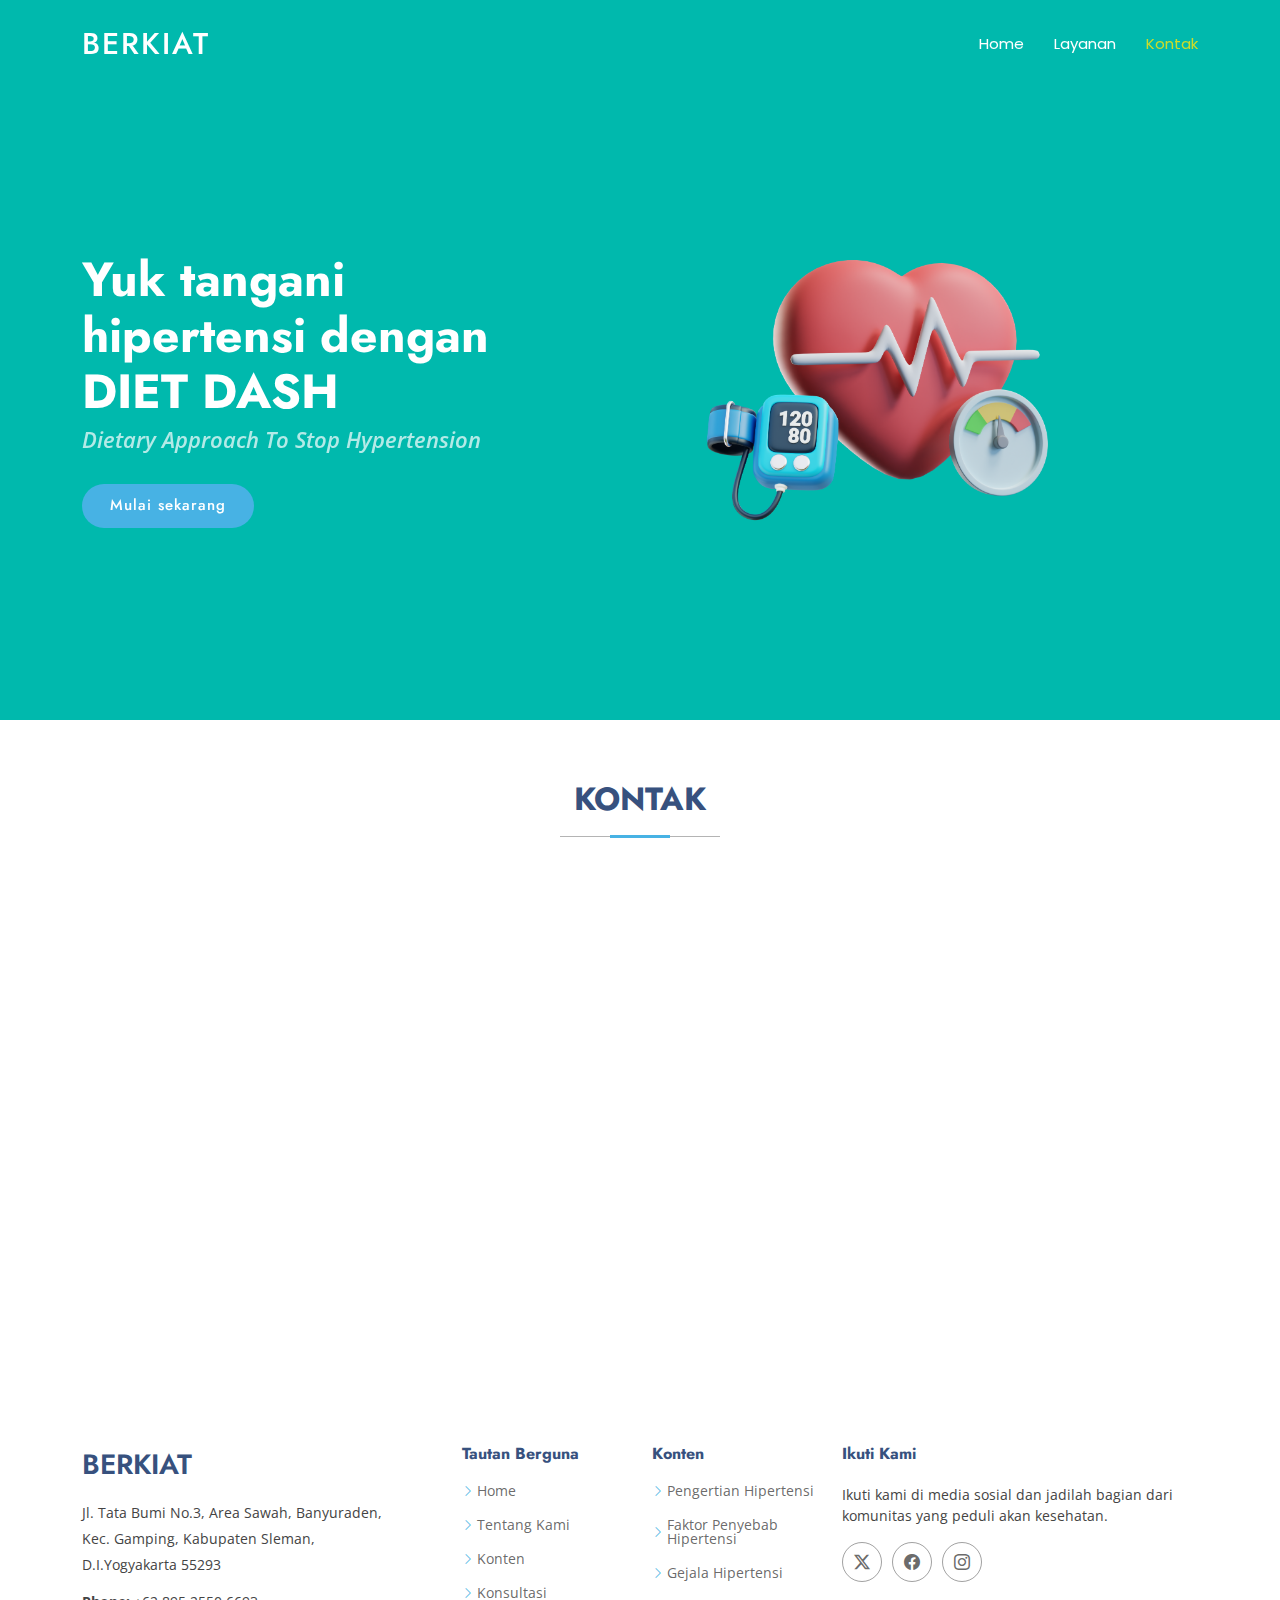
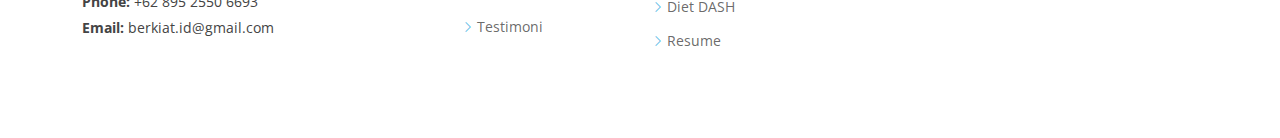
<file: contact.html>
<!DOCTYPE html>
<html lang="en">

<head>
  <meta charset="utf-8">
  <meta content="width=device-width, initial-scale=1.0" name="viewport">
  <title>BERKIAT</title>
  <meta content="" name="description">
  <meta content="" name="keywords">

  <!-- Favicons -->
  <link href="assets/img/favicon.png" rel="icon">
  <link href="assets/img/apple-touch-icon.png" rel="apple-touch-icon">

  <!-- Fonts -->
  <link href="https://fonts.googleapis.com" rel="preconnect">
  <link href="https://fonts.gstatic.com" rel="preconnect" crossorigin>
  <link
    href="https://fonts.googleapis.com/css2?family=Open+Sans:ital,wght@0,300;0,400;0,500;0,600;0,700;0,800;1,300;1,400;1,500;1,600;1,700;1,800&family=Poppins:ital,wght@0,100;0,200;0,300;0,400;0,500;0,600;0,700;0,800;0,900;1,100;1,200;1,300;1,400;1,500;1,600;1,700;1,800;1,900&family=Jost:ital,wght@0,100;0,200;0,300;0,400;0,500;0,600;0,700;0,800;0,900;1,100;1,200;1,300;1,400;1,500;1,600;1,700;1,800;1,900&display=swap"
    rel="stylesheet">

  <!-- Vendor CSS Files -->
  <link href="assets/vendor/bootstrap/css/bootstrap.min.css" rel="stylesheet">
  <link href="assets/vendor/bootstrap-icons/bootstrap-icons.css" rel="stylesheet">
  <link href="assets/vendor/aos/aos.css" rel="stylesheet">
  <link href="assets/vendor/glightbox/css/glightbox.min.css" rel="stylesheet">
  <link href="assets/vendor/swiper/swiper-bundle.min.css" rel="stylesheet">

  <!-- Main CSS File -->
  <link href="assets/css/main.css" rel="stylesheet">
  <link href="assets/vendor/animate/animate.min.css" rel="stylesheet">

  <!-- =======================================================
  * Template Name: Arsha
  * Template URL: https://bootstrapmade.com/arsha-free-bootstrap-html-template-corporate/
  * Updated: Jun 14 2024 with Bootstrap v5.3.3
  * Author: BootstrapMade.com
  * License: https://bootstrapmade.com/license/
  ======================================================== -->

</head>

<body class="index-page">

  <header id="header" class="header d-flex align-items-center fixed-top">
    <div class="container-fluid container-xl position-relative d-flex align-items-center">

      <a href="index.html" class="logo d-flex align-items-center me-auto">
        <!-- Uncomment the line below if you also wish to use an image logo -->
        <!-- <img src="assets/img/logo.png" alt=""> -->
        <h1 class="sitename">BERKIAT</h1>
      </a>

      <nav id="navmenu" class="navmenu">
        <ul>
          <li><a href="index.html">Home</a></li>
          <li><a href="service.html" >Layanan</a></li>
          <li><a href="contact.html" class="active">Kontak</a></li>
          <!-- <li><a href="#call-to-action">Konsultasi</a></li> -->
          <!-- <li><a href="#testimonials">Testimoni</a></li>
          <li><a href="#contact">Kontak</a></li> -->
        </ul>
        <i class="mobile-nav-toggle d-xl-none bi bi-list"></i>
      </nav>

      <!-- <a class="btn-getstarted" href="#about">Get Started</a> -->

    </div>
  </header>

  <main class="main">

    <!-- Hero Section -->
    <section id="hero" class="hero section">

      <div class="container">
        <div class="row gy-4">
          <div class="col-lg-5 order-2 order-lg-1 d-flex flex-column justify-content-center" data-aos="zoom-out">
            <h1>Yuk tangani hipertensi dengan
              DIET DASH</h1>
            <p style="font-style: italic;">Dietary Approach To Stop Hypertension</p>
            <div class="d-flex">
              <a href="#about" class="btn-get-started">Mulai sekarang</a>
              <!-- <a href="https://www.youtube.com/watch?v=LXb3EKWsInQ"
                class="glightbox btn-watch-video d-flex align-items-center"><i class="bi bi-play-circle"></i><span>Watch
                  Video</span></a> -->
            </div>
          </div>
          <div class="col-lg-7 order-1 order-lg-2 hero-img" data-aos="zoom-out" data-aos-delay="200">
            <img src="assets/img/img_hipertensi.png" class="img-fluid animated" alt="">
          </div>
        </div>
      </div>

    </section><!-- /Hero Section -->

        <!-- Contact Section -->
        <section id="contact" class="contact section">

            <!-- Section Title -->
            <div class="container section-title" data-aos="fade-up">
              <h2>Kontak</h2>
            </div><!-- End Section Title -->
      
            <div class="container" data-aos="fade-up" data-aos-delay="100">
      
              <div class="row gy-4">
      
                <div class="col-lg-6">
      
                  <div class="row gy-4">
                    <div class="col-md-6">
                      <div class="info-item" data-aos="fade" data-aos-delay="200">
                        <i class="bi bi-geo-alt"></i>
                        <h3>Alamat</h3>
                        <p>Jl. Tata Bumi No.3, Area Sawah, Banyuraden, Kec. Gamping, Kabupaten Sleman, D.I.Yogyakarta 55293</p>
                      </div>
                    </div><!-- End Info Item -->
      
                    <div class="col-md-6">
                      <div class="info-item" data-aos="fade" data-aos-delay="300">
                        <i class="bi bi-telephone"></i>
                        <h3>Hubungi</h3>
                        <p style="color: #37517e; font-weight: bold;">Hasna</p>
                        <p>+62 895 2550 6693</p>
                        <p style="color: #37517e; font-weight: bold;">Devi</p>
                        <p>+62 895 2550 6693</p>
                      </div>
                    </div><!-- End Info Item -->
      
                    <div class="col-md-6">
                      <div class="info-item" data-aos="fade" data-aos-delay="400">
                        <i class="bi bi-envelope"></i>
                        <h3>Email</h3>
                        <p>info@example.com</p>
                        <p>contact@example.com</p>
                      </div>
                    </div><!-- End Info Item -->
      
                    <div class="col-md-6">
                      <div class="info-item" data-aos="fade" data-aos-delay="500">
                        <i class="bi bi-clock"></i>
                        <h3>Jam Buka</h3>
                        <p>Monday - Friday</p>
                        <p>9:00AM - 05:00PM</p>
                      </div>
                    </div><!-- End Info Item -->
      
                  </div>
      
                </div>
      
                <div class="col-lg-6">
                  <form action="" method="post" class="php-email-form" data-aos="fade-up" data-aos-delay="200">
                    <div class="row gy-4">
      
                      <div class="col-md-6">
                        <input type="text" name="name" class="form-control" placeholder="Nama" required="">
                      </div>
      
                      <div class="col-md-6 ">
                        <input type="email" class="form-control" name="email" placeholder="Email" required="">
                      </div>
      
                      <div class="col-12">
                        <input type="text" class="form-control" name="subject" placeholder="Subjek" required="">
                      </div>
      
                      <div class="col-12">
                        <textarea class="form-control" name="message" rows="6" placeholder="Pesan" required=""></textarea>
                      </div>
      
                      <div class="col-12 text-center">
                        <div class="loading">Loading</div>
                        <div class="error-message"></div>
                        <div class="sent-message">Pesanmu berhasil dikirim. Terimakasih!</div>
      
                        <button type="submit">Kirim Pesan</button>
                      </div>
      
                    </div>
                  </form>
                </div><!-- End Contact Form -->
      
              </div>
      
            </div>
      
          </section><!-- /Contact Section -->
      
  </main>

  <footer id="footer" class="footer">
    <div class="container footer-top">
      <div class="row gy-4">
        <div class="col-lg-4 col-md-6 footer-about">
          <a href="index.html" class="d-flex align-items-center">
            <span class="sitename">BERKIAT</span>
          </a>
          <div class="footer-contact pt-3">
            <p>Jl. Tata Bumi No.3, Area Sawah, Banyuraden,</p>
            <p>Kec. Gamping, Kabupaten Sleman,</p>
            <p>D.I.Yogyakarta 55293
            </p>
            <p class="mt-3"><strong>Phone:</strong> <span>+62 895 2550 6693</span></p>
            <p><strong>Email:</strong> <span>berkiat.id@gmail.com</span></p>
          </div>
        </div>

        <div class="col-lg-2 col-md-3 footer-links">
          <h4>Tautan Berguna</h4>
          <ul>
            <li><i class="bi bi-chevron-right"></i> <a href="#hero">Home</a></li>
            <li><i class="bi bi-chevron-right"></i> <a href="#about">Tentang Kami</a></li>
            <li><i class="bi bi-chevron-right"></i> <a href="#services">Konten</a></li>
            <li><i class="bi bi-chevron-right"></i> <a href="#call-to-action">Konsultasi</a></li>
            <li><i class="bi bi-chevron-right"></i> <a href="#testimonials">Testimoni</a></li>
          </ul>
        </div>

        <div class="col-lg-2 col-md-3 footer-links">
          <h4>Konten</h4>
          <ul>
            <li><i class="bi bi-chevron-right"></i> <a href="pengertian-hipertensi.html">Pengertian Hipertensi</a></li>
            <li><i class="bi bi-chevron-right"></i> <a href="penyebab.html">Faktor Penyebab Hipertensi</a></li>
            <li><i class="bi bi-chevron-right"></i> <a href="gejala.html">Gejala Hipertensi</a></li>
            <li><i class="bi bi-chevron-right"></i> <a href="diet-dash.html">Diet DASH</a></li>
            <li><i class="bi bi-chevron-right"></i> <a href="resume.html">Resume</a></li>
          </ul>
        </div>

        <div class="col-lg-4 col-md-12">
          <h4>Ikuti Kami</h4>
          <p>Ikuti kami di media sosial dan jadilah bagian dari komunitas yang peduli akan kesehatan.</p>
          <div class="social-links d-flex">
            <a href=""><i class="bi bi-twitter-x"></i></a>
            <a href=""><i class="bi bi-facebook"></i></a>
            <a href="https://www.instagram.com/berkiat_?igsh=MXVwYmV2MW1pYmU2dA=="><i class="bi bi-instagram"></i></a>
             
          </div>
        </div>

      </div>
    </div>


  </footer>

  <!-- Scroll Top -->
  <a href="#" id="scroll-top" class="scroll-top d-flex align-items-center justify-content-center"><i
      class="bi bi-arrow-up-short"></i></a>

  <!-- Preloader -->
  <div id="preloader"></div>

  <!-- Vendor JS Files -->
  <script src="assets/vendor/bootstrap/js/bootstrap.bundle.min.js"></script>
  <script src="assets/vendor/php-email-form/validate.js"></script>
  <script src="assets/vendor/aos/aos.js"></script>
  <script src="assets/vendor/glightbox/js/glightbox.min.js"></script>
  <script src="assets/vendor/swiper/swiper-bundle.min.js"></script>
  <script src="assets/vendor/waypoints/noframework.waypoints.js"></script>
  <script src="assets/vendor/imagesloaded/imagesloaded.pkgd.min.js"></script>
  <script src="assets/vendor/isotope-layout/isotope.pkgd.min.js"></script>

  <!-- Main JS File -->
  <script src="assets/js/main.js"></script>

</body>

</html>
</file>
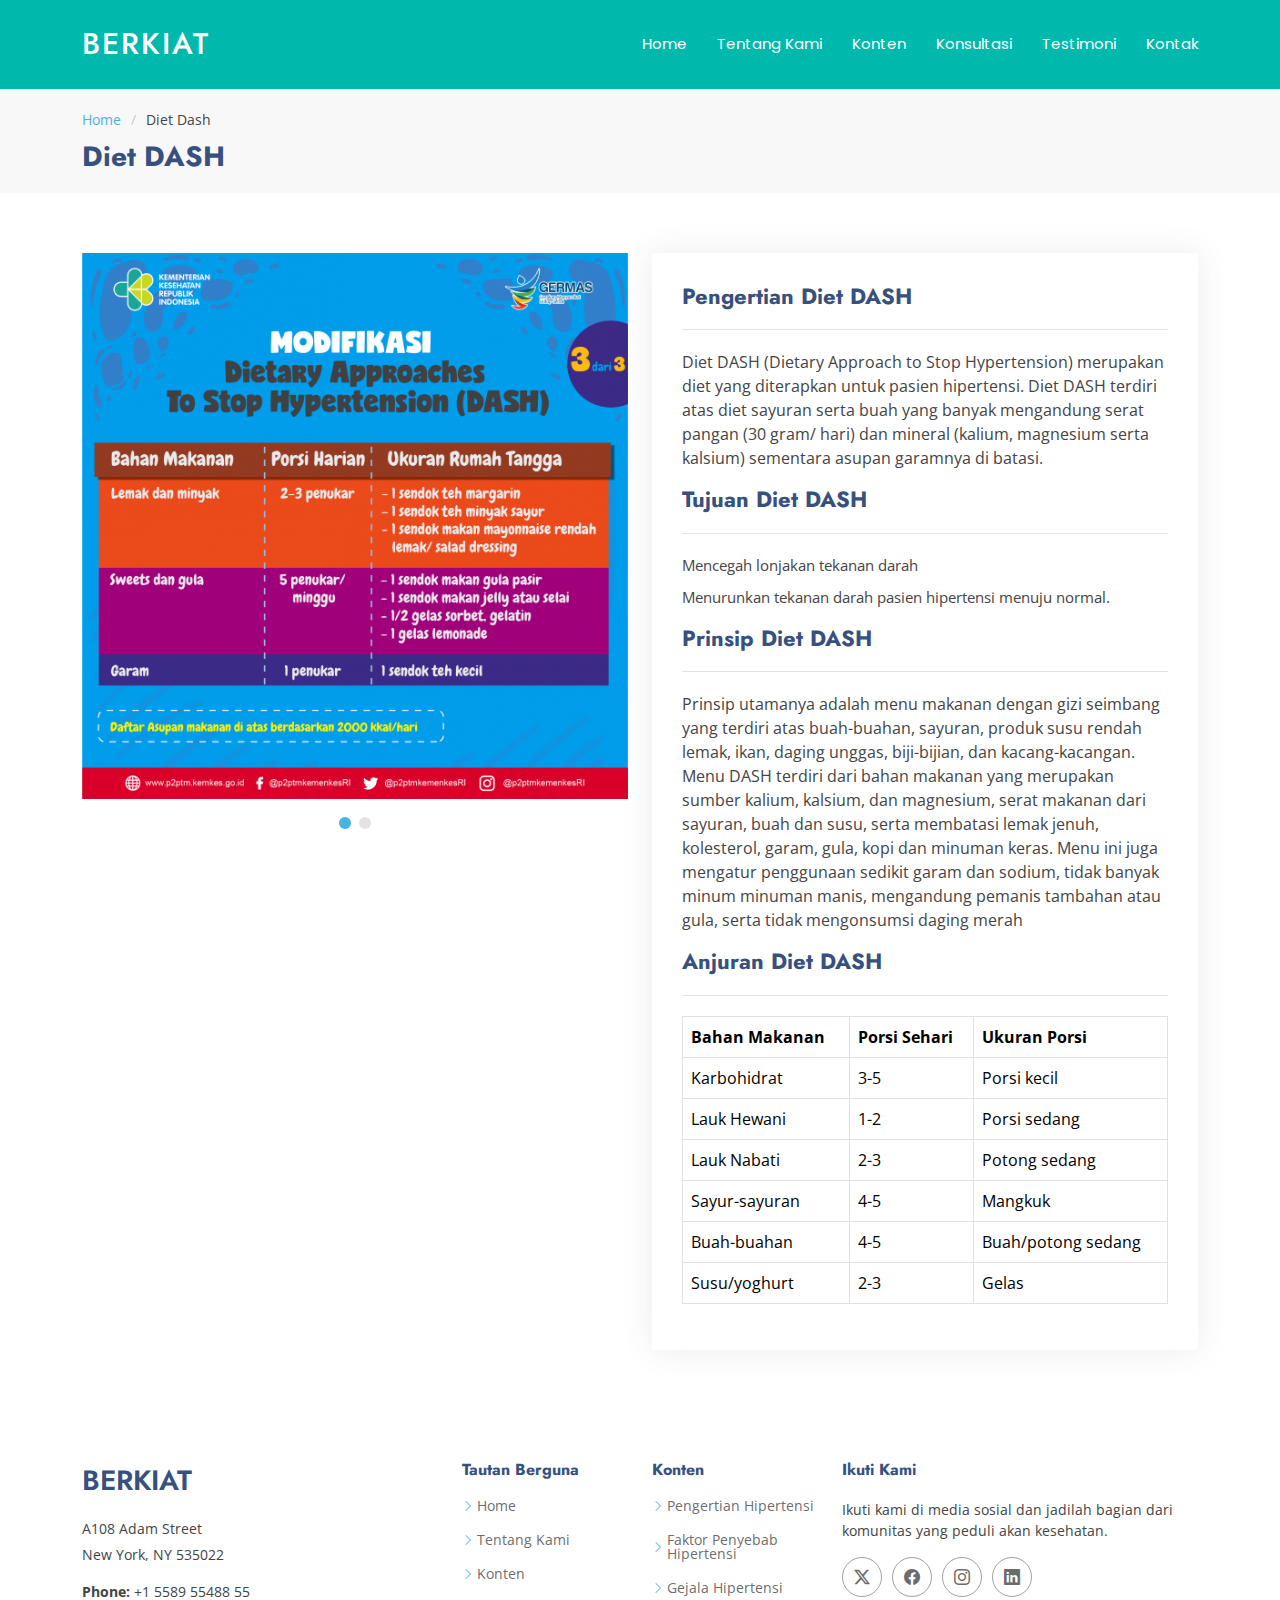
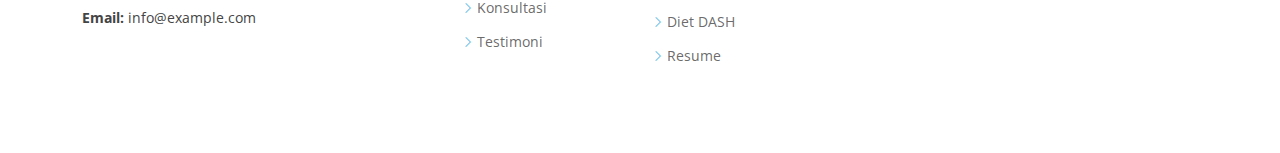
<file: diet-dash.html>
<!DOCTYPE html>
<html lang="en">

<head>
  <meta charset="utf-8">
  <meta content="width=device-width, initial-scale=1.0" name="viewport">
  <title>Diet DASH - BERKIAT</title>
  <meta content="" name="description">
  <meta content="" name="keywords">

  <!-- Favicons -->
  <link href="assets/img/favicon.png" rel="icon">
  <link href="assets/img/apple-touch-icon.png" rel="apple-touch-icon">

  <!-- Fonts -->
  <link href="https://fonts.googleapis.com" rel="preconnect">
  <link href="https://fonts.gstatic.com" rel="preconnect" crossorigin>
  <link
    href="https://fonts.googleapis.com/css2?family=Open+Sans:ital,wght@0,300;0,400;0,500;0,600;0,700;0,800;1,300;1,400;1,500;1,600;1,700;1,800&family=Poppins:ital,wght@0,100;0,200;0,300;0,400;0,500;0,600;0,700;0,800;0,900;1,100;1,200;1,300;1,400;1,500;1,600;1,700;1,800;1,900&family=Jost:ital,wght@0,100;0,200;0,300;0,400;0,500;0,600;0,700;0,800;0,900;1,100;1,200;1,300;1,400;1,500;1,600;1,700;1,800;1,900&display=swap"
    rel="stylesheet">

  <!-- Vendor CSS Files -->
  <link href="assets/vendor/bootstrap/css/bootstrap.min.css" rel="stylesheet">
  <link href="assets/vendor/bootstrap-icons/bootstrap-icons.css" rel="stylesheet">
  <link href="assets/vendor/aos/aos.css" rel="stylesheet">
  <link href="assets/vendor/glightbox/css/glightbox.min.css" rel="stylesheet">
  <link href="assets/vendor/swiper/swiper-bundle.min.css" rel="stylesheet">

  <!-- Main CSS File -->
  <link href="assets/css/main.css" rel="stylesheet">

  <!-- =======================================================
  * Template Name: Arsha
  * Template URL: https://bootstrapmade.com/arsha-free-bootstrap-html-template-corporate/
  * Updated: Jun 14 2024 with Bootstrap v5.3.3
  * Author: BootstrapMade.com
  * License: https://bootstrapmade.com/license/
  ======================================================== -->
</head>

<body class="portfolio-details-page">

  <header id="header" class="header d-flex align-items-center sticky-top">
    <div class="container-fluid container-xl position-relative d-flex align-items-center">

      <a href="index.html" class="logo d-flex align-items-center me-auto">
        <!-- Uncomment the line below if you also wish to use an image logo -->
        <!-- <img src="assets/img/logo.png" alt=""> -->
        <h1 class="sitename">BERKIAT</h1>
      </a>

      <nav id="navmenu" class="navmenu">
        <ul>
          <li><a href="index.html">Home</a></li>
          <li><a href="index.html">Tentang Kami</a></li>
          <li><a href="index.html">Konten</a></li>
          <li><a href="index.html">Konsultasi</a></li>
          <li><a href="index.html">Testimoni</a></li>
          <li><a href="index.html">Kontak</a></li>
        </ul>
        <i class="mobile-nav-toggle d-xl-none bi bi-list"></i>
      </nav>

      <!-- <a class="btn-getstarted" href="#about">Get Started</a> -->

    </div>
  </header>

  <main class="main">

    <!-- Page Title -->
    <div class="page-title" data-aos="fade">
      <div class="container">
        <nav class="breadcrumbs">
          <ol>
            <li><a href="index.html">Home</a></li>
            <li class="current">Diet Dash</li>
          </ol>
        </nav>
        <h1>Diet DASH</h1>
      </div>
    </div><!-- End Page Title -->

    <!-- Portfolio Details Section -->
    <section id="portfolio-details" class="portfolio-details section">

      <div class="container" data-aos="fade-up" data-aos-delay="100">

        <div class="row gy-4">

          <div class="col-lg-6">
            <div class="portfolio-details-slider swiper init-swiper">

              <script type="application/json" class="swiper-config">
                {
                  "loop": true,
                  "speed": 600,
                  "autoplay": {
                    "delay": 5000
                  },
                  "slidesPerView": "auto",
                  "pagination": {
                    "el": ".swiper-pagination",
                    "type": "bullets",
                    "clickable": true
                  }
                }
              </script>

              <div class="swiper-wrapper align-items-center">

                <div class="swiper-slide">
                  <img src="assets/img/portfolio/dash.png" alt="">
                </div>

                <div class="swiper-slide">
                  <img src="assets/img/portfolio/dash 2.png" alt="">
                </div>

              </div>
              <div class="swiper-pagination"></div>
            </div>
          </div>

          <div class="col-lg-6">
            <div class="portfolio-info" data-aos="fade-up" data-aos-delay="300">
              <h3>Pengertian Diet DASH</h3>
              <p>
                Diet DASH (Dietary Approach to Stop Hypertension) merupakan diet yang diterapkan untuk pasien hipertensi. Diet DASH terdiri atas diet sayuran serta buah yang banyak mengandung serat pangan (30 gram/ hari) dan mineral (kalium, magnesium serta kalsium) sementara asupan garamnya di batasi.
              </p>
              <h3>Tujuan Diet DASH</h3>
              <ul>
                <li>Mencegah lonjakan tekanan darah</li>
                <li>Menurunkan tekanan darah pasien hipertensi menuju normal.</li>  
              </ul>
              <h3>Prinsip Diet DASH</h3>
              <p>Prinsip utamanya adalah menu makanan dengan gizi seimbang yang terdiri atas buah-buahan, sayuran, produk susu rendah lemak, ikan, daging unggas, biji-bijian, dan kacang-kacangan. Menu DASH terdiri dari bahan makanan yang merupakan sumber kalium, kalsium, dan magnesium, serat makanan dari sayuran, buah dan susu, serta membatasi lemak jenuh, kolesterol, garam, gula, kopi dan minuman keras. Menu ini juga mengatur penggunaan sedikit garam dan sodium, tidak banyak minum minuman manis, mengandung pemanis tambahan atau gula, serta tidak mengonsumsi daging merah</p>
              <h3>Anjuran Diet DASH</h3>
              <table class="table table-bordered">
                <thead>
                  <tr>
                    <th>Bahan Makanan</th>
                    <th>Porsi Sehari</th>
                    <th>Ukuran Porsi</th>
                  </tr>
                </thead>
                <tbody>
                  <tr>
                    <td>Karbohidrat</td>
                    <td>3-5</td>
                    <td>Porsi kecil</td>
                  </tr>
                  <tr>
                    <td>Lauk Hewani</td>
                    <td>1-2</td>
                    <td>Porsi sedang</td>
                  </tr>
                  <tr>
                    <td>Lauk Nabati</td>
                    <td>2-3</td>
                    <td>Potong sedang</td>
                  </tr>
                  <tr>
                    <td>Sayur-sayuran</td>
                    <td>4-5</td>
                    <td>Mangkuk</td>
                  </tr>
                  <tr>
                    <td>Buah-buahan</td>
                    <td>4-5</td>
                    <td>Buah/potong sedang</td>
                  </tr>
                  <tr>
                    <td>Susu/yoghurt</td>
                    <td>2-3</td>
                    <td>Gelas</td>
                  </tr>
                </tbody>
              </table>
            </div>
          </div>

        </div>

      </div>

    </section><!-- /Portfolio Details Section -->


  </main>

  <footer id="footer" class="footer">
    <div class="container footer-top">
      <div class="row gy-4">
        <div class="col-lg-4 col-md-6 footer-about">
          <a href="index.html" class="d-flex align-items-center">
            <span class="sitename">BERKIAT</span>
          </a>
          <div class="footer-contact pt-3">
            <p>A108 Adam Street</p>
            <p>New York, NY 535022</p>
            <p class="mt-3"><strong>Phone:</strong> <span>+1 5589 55488 55</span></p>
            <p><strong>Email:</strong> <span>info@example.com</span></p>
          </div>
        </div>

        <div class="col-lg-2 col-md-3 footer-links">
          <h4>Tautan Berguna</h4>
          <ul>
            <li><i class="bi bi-chevron-right"></i> <a href="index.html">Home</a></li>
            <li><i class="bi bi-chevron-right"></i> <a href="index.html">Tentang Kami</a></li>
            <li><i class="bi bi-chevron-right"></i> <a href="index.html">Konten</a></li>
            <li><i class="bi bi-chevron-right"></i> <a href="index.html">Konsultasi</a></li>
            <li><i class="bi bi-chevron-right"></i> <a href="index.html">Testimoni</a></li>
          </ul>
        </div>

        <div class="col-lg-2 col-md-3 footer-links">
          <h4>Konten</h4>
          <ul>
            <li><i class="bi bi-chevron-right"></i> <a href="pengertian-hipertensi.html">Pengertian Hipertensi</a></li>
            <li><i class="bi bi-chevron-right"></i> <a href="penyebab.html">Faktor Penyebab Hipertensi</a></li>
            <li><i class="bi bi-chevron-right"></i> <a href="gejala.html">Gejala Hipertensi</a></li>
            <li><i class="bi bi-chevron-right"></i> <a href="diet-dash.html">Diet DASH</a></li>
            <li><i class="bi bi-chevron-right"></i> <a href="resume.html">Resume</a></li>
          </ul>
        </div>

        <div class="col-lg-4 col-md-12">
          <h4>Ikuti Kami</h4>
          <p>Ikuti kami di media sosial dan jadilah bagian dari komunitas yang peduli akan kesehatan.</p>
          <div class="social-links d-flex">
            <a href=""><i class="bi bi-twitter-x"></i></a>
            <a href=""><i class="bi bi-facebook"></i></a>
            <a href="https://www.instagram.com/berkiat_?igsh=MXVwYmV2MW1pYmU2dA=="><i class="bi bi-instagram"></i></a>
            <a href=""><i class="bi bi-linkedin"></i></a>
          </div>
        </div>

      </div>
    </div>


  </footer>

  <!-- Scroll Top -->
  <a href="#" id="scroll-top" class="scroll-top d-flex align-items-center justify-content-center"><i
      class="bi bi-arrow-up-short"></i></a>

  <!-- Preloader -->
  <div id="preloader"></div>

  <!-- Vendor JS Files -->
  <script src="assets/vendor/bootstrap/js/bootstrap.bundle.min.js"></script>
  <script src="assets/vendor/php-email-form/validate.js"></script>
  <script src="assets/vendor/aos/aos.js"></script>
  <script src="assets/vendor/glightbox/js/glightbox.min.js"></script>
  <script src="assets/vendor/swiper/swiper-bundle.min.js"></script>
  <script src="assets/vendor/waypoints/noframework.waypoints.js"></script>
  <script src="assets/vendor/imagesloaded/imagesloaded.pkgd.min.js"></script>
  <script src="assets/vendor/isotope-layout/isotope.pkgd.min.js"></script>

  <!-- Main JS File -->
  <script src="assets/js/main.js"></script>

</body>

</html>
</file>
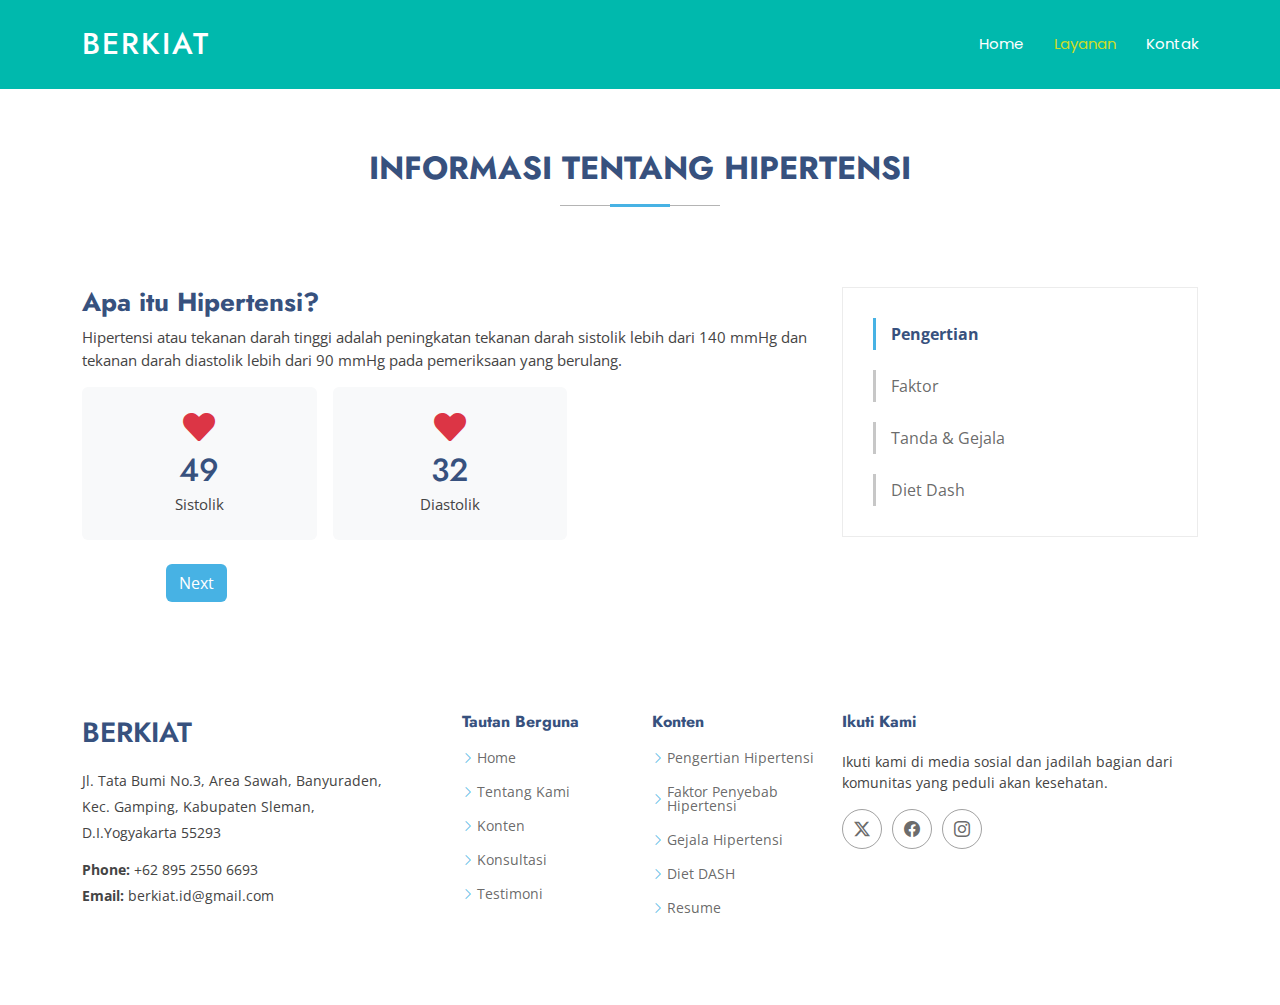
<file: pengertian-hipertensi.html>
<!DOCTYPE html>
<html lang="en">

<head>
  <meta charset="utf-8">
  <meta content="width=device-width, initial-scale=1.0" name="viewport">
  <title>Pengertian Hipertensi - BERKIAT</title>
  <meta content="" name="description">
  <meta content="" name="keywords">

  <!-- Favicons -->
  <link href="assets/img/favicon.png" rel="icon">
  <link href="assets/img/apple-touch-icon.png" rel="apple-touch-icon">

  <!-- Fonts -->
  <link href="https://fonts.googleapis.com" rel="preconnect">
  <link href="https://fonts.gstatic.com" rel="preconnect" crossorigin>
  <link href="https://fonts.googleapis.com/css2?family=Material+Symbols+Outlined" rel="stylesheet" />
  <link href="https://cdnjs.cloudflare.com/ajax/libs/font-awesome/5.10.0/css/all.min.css" rel="stylesheet">
  <link
    href="https://fonts.googleapis.com/css2?family=Open+Sans:ital,wght@0,300;0,400;0,500;0,600;0,700;0,800;1,300;1,400;1,500;1,600;1,700;1,800&family=Poppins:ital,wght@0,100;0,200;0,300;0,400;0,500;0,600;0,700;0,800;0,900;1,100;1,200;1,300;1,400;1,500;1,600;1,700;1,800;1,900&family=Jost:ital,wght@0,100;0,200;0,300;0,400;0,500;0,600;0,700;0,800;0,900;1,100;1,200;1,300;1,400;1,500;1,600;1,700;1,800;1,900&display=swap"
    rel="stylesheet">

  <!-- Vendor CSS Files -->
  <link href="assets/vendor/bootstrap/css/bootstrap.min.css" rel="stylesheet">
  <link href="assets/vendor/bootstrap-icons/bootstrap-icons.css" rel="stylesheet">
  <link href="assets/vendor/aos/aos.css" rel="stylesheet">
  <link href="assets/vendor/glightbox/css/glightbox.min.css" rel="stylesheet">
  <link href="assets/vendor/swiper/swiper-bundle.min.css" rel="stylesheet">

  <!-- Main CSS File -->
  <link href="assets/css/main.css" rel="stylesheet">

  <!-- =======================================================
  * Template Name: Arsha
  * Template URL: https://bootstrapmade.com/arsha-free-bootstrap-html-template-corporate/
  * Updated: Jun 14 2024 with Bootstrap v5.3.3
  * Author: BootstrapMade.com
  * License: https://bootstrapmade.com/license/
  ======================================================== -->
</head>

<body class="portfolio-details-page">

  <header id="header" class="header d-flex align-items-center sticky-top">
    <div class="container-fluid container-xl position-relative d-flex align-items-center">

      <a href="index.html" class="logo d-flex align-items-center me-auto">
        <!-- Uncomment the line below if you also wish to use an image logo -->
        <!-- <img src="assets/img/logo.png" alt=""> -->
        <h1 class="sitename">BERKIAT</h1>
      </a>

      <nav id="navmenu" class="navmenu">
        <ul>
          <li><a href="index.html">Home</a></li>
            <li><a href="service.html" class="active">Layanan</a></li>
            <li><a href="contact.html">Kontak</a></li>
        </ul>
        <i class="mobile-nav-toggle d-xl-none bi bi-list"></i>
      </nav>

      <!-- <a class="btn-getstarted" href="#about">Get Started</a> -->

    </div>
  </header>

  <main class="main">
          <!-- Service Details Section -->
    
          <section id="service-details" class="service-details section">
            <div class="container section-title">
              <h2>Informasi Tentang Hipertensi</h2>
            </div>
      
            <div class="container">
              <div class="row gy-4">
                <div class="col-lg-8">
                  <!-- Content Sections -->
                  <div id="pengertian" class="content-section" data-aos="fade-right" data-aos-delay="100">
                    <h3>Apa itu Hipertensi?</h3>
                    <p>Hipertensi atau tekanan darah tinggi adalah peningkatan tekanan darah sistolik lebih dari 140 mmHg dan tekanan darah diastolik lebih dari 90 mmHg pada pemeriksaan yang berulang. </p>
                    <div class="row g-3">
                      <div class="col-sm-4 wow fadeIn" data-wow-delay="0.1s">
                          <div class="bg-light rounded text-center p-4">
                              <i class="fa fa-heart fa-2x text-danger mb-2"></i>
                              <h2 class="mb-1" data-toggle="counter-up">140</h2>
                              <p class="mb-0">Sistolik</p>
                          </div>
                      </div>
                      <div class="col-sm-4 wow fadeIn" data-wow-delay="0.3s">
                          <div class="bg-light rounded text-center p-4">
                              <i class="fa fa-heart fa-2x text-danger mb-2"></i>
                              <h2 class="mb-1" data-toggle="counter-up">90</h2>
                              <p class="mb-0">Diastolik</p>
                          </div>
                      </div>
                  </div>
                  </div>
                  <div id="faktor" class="content-section d-none">
                    <h3>Apa Saja Faktor Penyebab Hipertensi?</h3>
                    <div class="row g-5 comparison position-relative mt-3">
                      <div class="col-lg-6 pe-lg-5">
                          <div class="section-title position-relative mx-auto mb-4 pb-4">
                              <h4 class="fw-bold mb-0">Faktor yang dapat dimodifikasi</h3>
                          </div>
                          <div class="row gy-3 gx-5">
                              <div class="col-6 wow fadeIn" data-wow-delay="0.3s">
                                  <span class="material-symbols-outlined" style="font-size: 55px; color: #47b2e4;">
                                    conditions
                                    </span>
                                  <h5>Status Gizi</h5>
                                  
                              </div>
                              <div class="col-6 wow fadeIn" data-wow-delay="0.5s">
                                <span class="material-symbols-outlined" style="font-size: 55px; color: #47b2e4;">
                                  labs
                                  </span>
                                  <h5>Konsumsi Kafein</h5>
                                  
                              </div>
                              <div class="col-6 wow fadeIn" data-wow-delay="0.7s">
                                  <span class="material-symbols-outlined" style="font-size: 55px; color: #47b2e4;">
                                    liquor
                                  </span>
                                  <h5>Konsumsi Alkohol</h5>
                                  
                              </div>
                              <div class="col-6 wow fadeIn" data-wow-delay="0.7s">
                                  <span class="material-symbols-outlined" style="font-size: 55px; color: #47b2e4;">
                                    sprint
                                  </span>
                                  <h5>Aktivitas Fisik</h5>
                                  
                              </div>
                              <div class="col-6 wow fadeIn" data-wow-delay="0.7s">
                                  <span class="material-symbols-outlined" style="font-size: 55px; color: #47b2e4;">
                                    smoking_rooms
                                  </span>
                                  <h5>Merokok</h5>
                                  
                              </div>
                              <div class="col-6 wow fadeIn" data-wow-delay="0.7s">
                                  <span class="material-symbols-outlined" style="font-size: 55px; color: #47b2e4;">
                                    pregnancy
                                  </span>
                                  <h5>Obesitas</h5>
                                  
                              </div>
                              <div class="col-6 wow fadeIn" data-wow-delay="0.7s">
                                  <span class="material-symbols-outlined" style="font-size: 55px; color: #47b2e4;">
                                    cognition
                                  </span>
                                  <h5>Stress</h5>
                                  
                              </div>
                          </div>
                      </div>
                      <div class="col-lg-6 ps-lg-5">
                          <div class="section-title position-relative mx-auto mb-4 pb-4">
                              <h4 class="fw-bold mb-0">Faktor yang tidak dapat dimodifikasi</h4>
                          </div>
                          <div class="row gy-3 gx-5">
                              <div class="col-6 wow fadeIn" data-wow-delay="0.1s">
                                <span class="material-symbols-outlined" style="font-size: 55px; color: #47b2e4;">
                                  group_add
                                </span>
                                  <h5>Umur</h5>
                                  
                              </div>
                              <div class="col-6 wow fadeIn" data-wow-delay="0.3s">
                                <span class="material-symbols-outlined" style="font-size: 55px; color: #47b2e4;">
                                  ecg_heart
                                </span>
                                  <h5>Riwayat penyakit Keluarga</h5>
                                  
                              </div>
                              <div class="col-6 wow fadeIn" data-wow-delay="0.5s">
                                <span class="material-symbols-outlined" style="font-size: 55px; color: #47b2e4;">
                                  wc
                                </span>
                                  <h5>Genetik</h5>
                                  
                              </div>
                          </div>
                      </div>
                  </div>
                  </div>
                  <div id="tanda-gejala" class="content-section d-none">
                    <h3>Tanda & Gejala</h3>
                    <div class="row g-4 mt-4">
                    <div class="col-lg-4 col-md-6 wow fadeInUp" data-wow-delay="0.1s">
                        <div class="team-item rounded shadow overflow-hidden">
                            <div class="text-center p-3">
                                <img class="img-fluid rounded-circle mb-4" src="assets/img/sakit-kepala.jpg" alt="" style="width: 150px; height: 150px;">
                                <h5 class="fw-bold mb-1">Sakit kepala</h5>
                            </div>
                            
                        </div>
                    </div>
                    <div class="col-lg-4 col-md-6 wow fadeInUp" data-wow-delay="0.3s">
                        <div class="team-item rounded shadow overflow-hidden">
                            <div class="text-center p-3">
                                <img class="img-fluid rounded-circle mb-4" src="assets/img/gemetar.jpg" alt="" style="width: 150px; height: 150px;">
                                <h5 class="fw-bold mb-1">Gemetar</h5>
                            </div>
                            
                        </div>
                    </div>
                    <div class="col-lg-4 col-md-6 wow fadeInUp" data-wow-delay="0.5s">
                        <div class="team-item rounded shadow overflow-hidden">
                            <div class="text-center p-3">
                                <img class="img-fluid rounded-circle mb-4" src="assets/img/pusing.jpg" alt="" style="width: 150px; height: 150px;">
                                <h5 class="fw-bold mb-1">Pusing</h5>
                            </div>
                            
                        </div>
                    </div>
                    <div class="col-lg-4 col-md-6 wow fadeInUp" data-wow-delay="0.7s">
                        <div class="team-item rounded shadow overflow-hidden">
                            <div class="text-center p-3">
                                <img class="img-fluid rounded-circle mb-4" src="assets/img/tengkuk-panas.jpg" alt="" style="width: 150px; height: 150px;" >
                                <h5 class="fw-bold mb-1">Rasa panas di tengkuk</h5>
                            </div>
                            
                        </div>
                    </div>
                    <div class="col-lg-4 col-md-6 wow fadeInUp" data-wow-delay="0.7s">
                        <div class="team-item rounded shadow overflow-hidden">
                            <div class="text-center p-3">
                                <img class="img-fluid rounded-circle mb-4" src="assets/img/kepala-berat.jpg" alt="" style="width: 150px; height: 150px;">
                                <h5 class="fw-bold mb-1">Kepala berat</h5>
                            </div>
                            
                        </div>
                    </div>
                </div>
                  </div>
                  <div id="diet-dash" class="content-section d-none">
                  </div>

                  <div class="nav-btn d-flex mt-4">
                    <button id="prev-btn" class="btn me-4" style="background-color: #47b2e4; color: white; visibility: hidden;">Prev</button>
                    <button id="next-btn" class="btn" style="background-color: #47b2e4; color: white;">Next</button>
                  </div>
                </div>
      
                <div class="col-lg-4">
                  <!-- Navigation Links -->
                  <div class="services-list">
                    <a href="#" class="active">Pengertian</a>
                    <a href="#">Faktor</a>
                    <a href="#">Tanda & Gejala</a>
                    <a href="#">Diet Dash</a>
                  </div>
                </div>
              </div>
            </div>
          </section>

  </main>

  <footer id="footer" class="footer">
    <div class="container footer-top">
      <div class="row gy-4">
        <div class="col-lg-4 col-md-6 footer-about">
          <a href="index.html" class="d-flex align-items-center">
            <span class="sitename">BERKIAT</span>
          </a>
          <div class="footer-contact pt-3">
            <p>Jl. Tata Bumi No.3, Area Sawah, Banyuraden,</p>
            <p>Kec. Gamping, Kabupaten Sleman,</p>
            <p>D.I.Yogyakarta 55293
            </p>
            <p class="mt-3"><strong>Phone:</strong> <span>+62 895 2550 6693</span></p>
            <p><strong>Email:</strong> <span>berkiat.id@gmail.com</span></p>
          </div>
        </div>

        <div class="col-lg-2 col-md-3 footer-links">
          <h4>Tautan Berguna</h4>
          <ul>
            <li><i class="bi bi-chevron-right"></i> <a href="index.html">Home</a></li>
            <li><i class="bi bi-chevron-right"></i> <a href="index.html">Tentang Kami</a></li>
            <li><i class="bi bi-chevron-right"></i> <a href="index.html">Konten</a></li>
            <li><i class="bi bi-chevron-right"></i> <a href="index.html">Konsultasi</a></li>
            <li><i class="bi bi-chevron-right"></i> <a href="index.html">Testimoni</a></li>
          </ul>
        </div>

        <div class="col-lg-2 col-md-3 footer-links">
          <h4>Konten</h4>
          <ul>
            <li><i class="bi bi-chevron-right"></i> <a href="pengertian-hipertensi.html">Pengertian Hipertensi</a></li>
            <li><i class="bi bi-chevron-right"></i> <a href="penyebab.html">Faktor Penyebab Hipertensi</a></li>
            <li><i class="bi bi-chevron-right"></i> <a href="gejala.html">Gejala Hipertensi</a></li>
            <li><i class="bi bi-chevron-right"></i> <a href="diet-dash.html">Diet DASH</a></li>
            <li><i class="bi bi-chevron-right"></i> <a href="resume.html">Resume</a></li>
          </ul>
        </div>

        <div class="col-lg-4 col-md-12">
          <h4>Ikuti Kami</h4>
          <p>Ikuti kami di media sosial dan jadilah bagian dari komunitas yang peduli akan kesehatan.</p>
          <div class="social-links d-flex">
            <a href=""><i class="bi bi-twitter-x"></i></a>
            <a href=""><i class="bi bi-facebook"></i></a>
            <a href="https://www.instagram.com/berkiat_?igsh=MXVwYmV2MW1pYmU2dA=="><i class="bi bi-instagram"></i></a>
             
          </div>
        </div>

      </div>
    </div>


  </footer>

  <!-- Scroll Top -->
  <a href="#" id="scroll-top" class="scroll-top d-flex align-items-center justify-content-center"><i
      class="bi bi-arrow-up-short"></i></a>

  <!-- Preloader -->
  <div id="preloader"></div>

  <!-- Vendor JS Files -->
   <script src="https://code.jquery.com/jquery-3.4.1.min.js"></script>
  <script src="assets/vendor/bootstrap/js/bootstrap.bundle.min.js"></script>
  <script src="assets/vendor/php-email-form/validate.js"></script>
  <script src="assets/vendor/aos/aos.js"></script>
  <script src="assets/vendor/glightbox/js/glightbox.min.js"></script>
  <script src="assets/vendor/swiper/swiper-bundle.min.js"></script>
  <script src="assets/vendor/waypoints/noframework.waypoints.js"></script>
  <script src="assets/vendor/waypoints-2/waypoints.min.js"></script>
  <script src="assets/vendor/imagesloaded/imagesloaded.pkgd.min.js"></script>
  <script src="assets/vendor/isotope-layout/isotope.pkgd.min.js"></script>
  <script src="assets/vendor/counterup/counterup.min.js"></script>


  <!-- Main JS File -->
  <script src="assets/js/main.js"></script>

  <script>
    document.addEventListener("DOMContentLoaded", () => {
      const contentSections = document.querySelectorAll(".content-section");
      const serviceLinks = document.querySelectorAll(".services-list a");
      const prevBtn = document.getElementById("prev-btn");
      const nextBtn = document.getElementById("next-btn");
      let currentIndex = 0;

      function updateButtons() {
            prevBtn.style.visibility = currentIndex === 0 ? 'hidden' : 'visible';
      }

      function updateContent(index) {
        // Hide all sections and remove active class from links
        contentSections.forEach(section => section.classList.add("d-none"));
        serviceLinks.forEach(link => link.classList.remove("active"));

        // Show the current section and mark the link as active
        contentSections[index].classList.remove("d-none");
        serviceLinks[index].classList.add("active");
      }

      prevBtn.addEventListener("click", () => {
        currentIndex = (currentIndex - 1 + contentSections.length) % contentSections.length;
        updateContent(currentIndex);
        updateButtons();
      });

      nextBtn.addEventListener("click", () => {
        if (currentIndex === 2) {
          window.location.href = 'diet-dash.html';
        } else {
          
          currentIndex = (currentIndex + 1) % contentSections.length;
          updateContent(currentIndex);
          updateButtons();
        }
      });

      serviceLinks.forEach((link, index) => {
        if (index === 3) {
          link.addEventListener("click", (e) => {
            window.location.href = 'diet-dash.html'
          });
        } else {
          
          link.addEventListener("click", (e) => {
            e.preventDefault();
            currentIndex = index;
            updateContent(index);
            updateButtons();
          });
        }
      });

      // Initialize the first content section
      updateContent(currentIndex);

      $('[data-toggle="counter-up"]').counterUp({
        delay: 10,
        time: 2000
    });

    $(window).on('scroll', function(){
      function isScrollIntoView(elem, index) {
        var docViewTop = $(window).scrollTop();
        var docViewBottom = docViewTop + $(window).height();
        var elemTop = $(elem).offset().top;
        var elemBottom = elemTop + $(window).height()*.5;
        if(elemBottom <= docViewBottom && elemTop >= docViewTop) {
          $(elem).addClass('active');
        }
        if(!(elemBottom <= docViewBottom)) {
          $(elem).removeClass('active');
        }
        var MainTimelineContainer = $('#vertical-scrollable-timeline')[0];
        var MainTimelineContainerBottom = MainTimelineContainer.getBoundingClientRect().bottom - $(window).height()*.5;
        $(MainTimelineContainer).find('.inner').css('height',MainTimelineContainerBottom+'px');
      }
      var timeline = $('#vertical-scrollable-timeline li');
      Array.from(timeline).forEach(isScrollIntoView);
    });
    });
  </script>

</body>

</html>
</file>
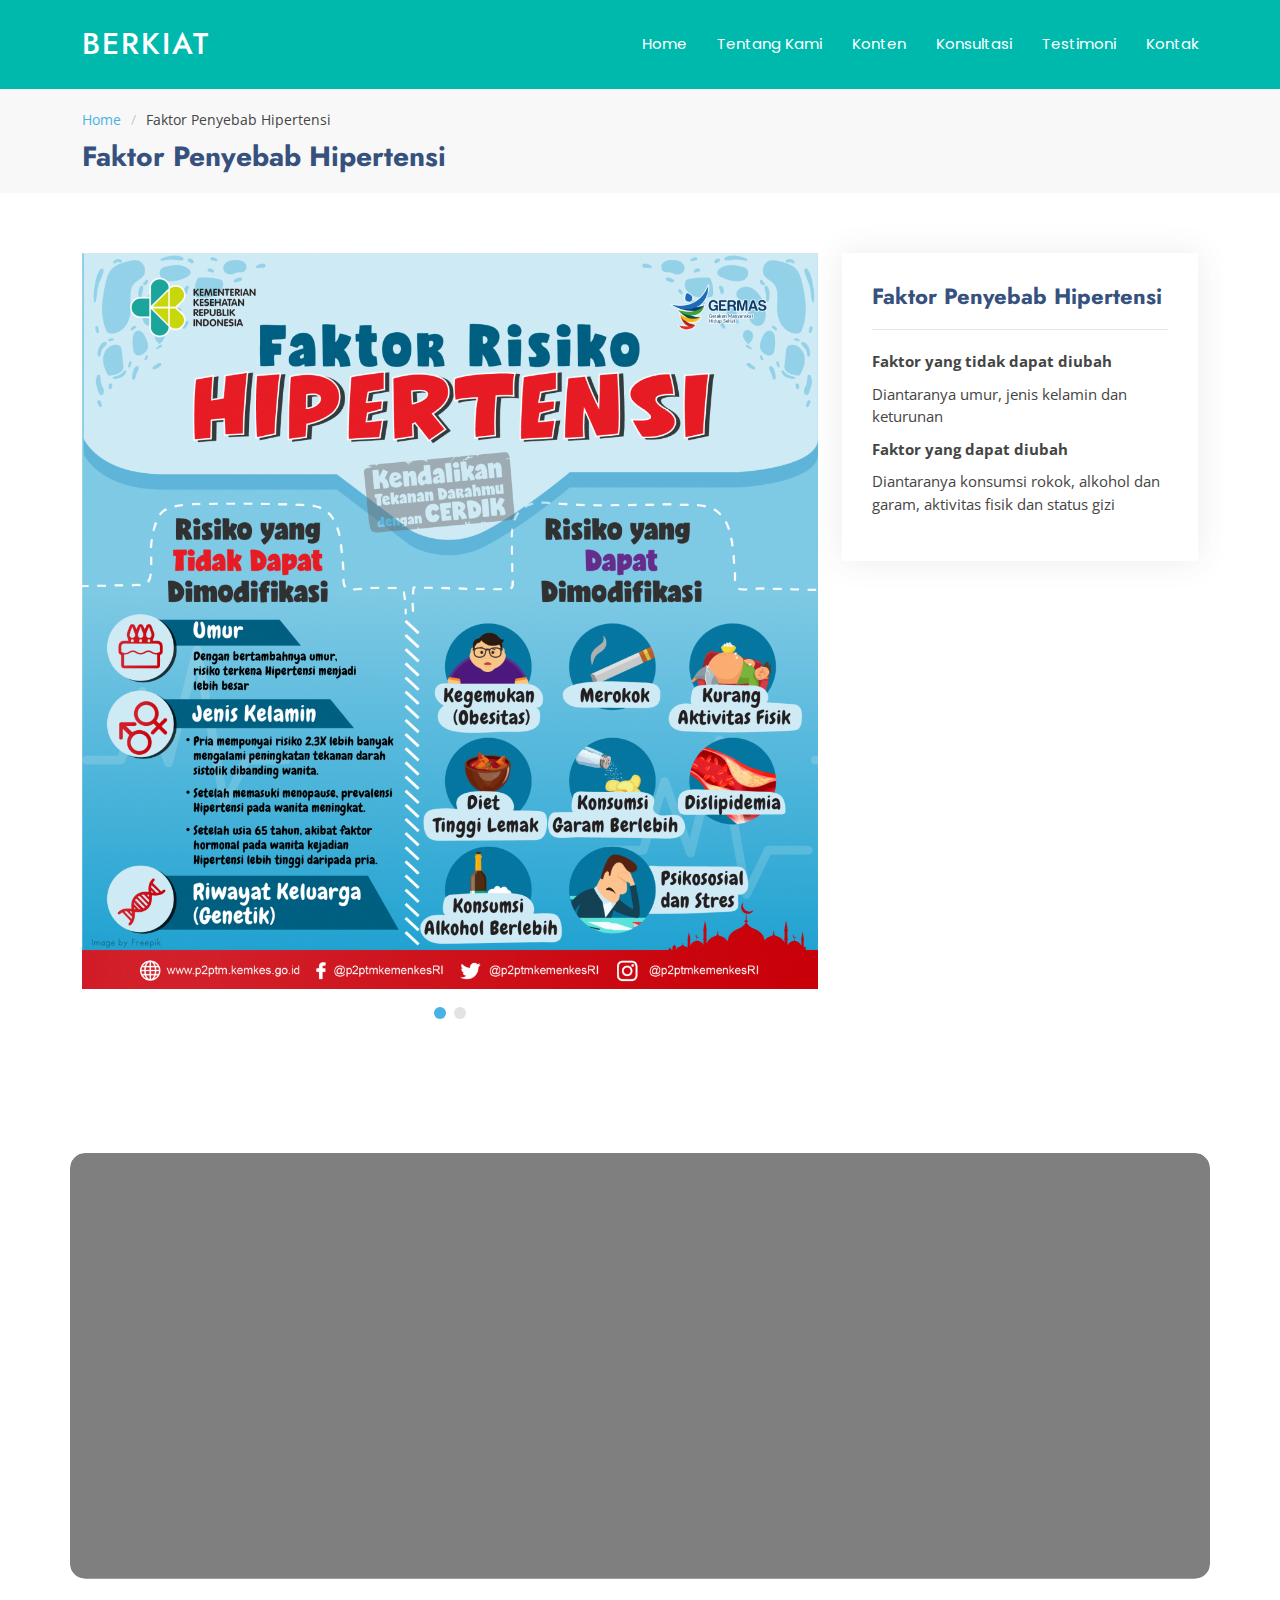
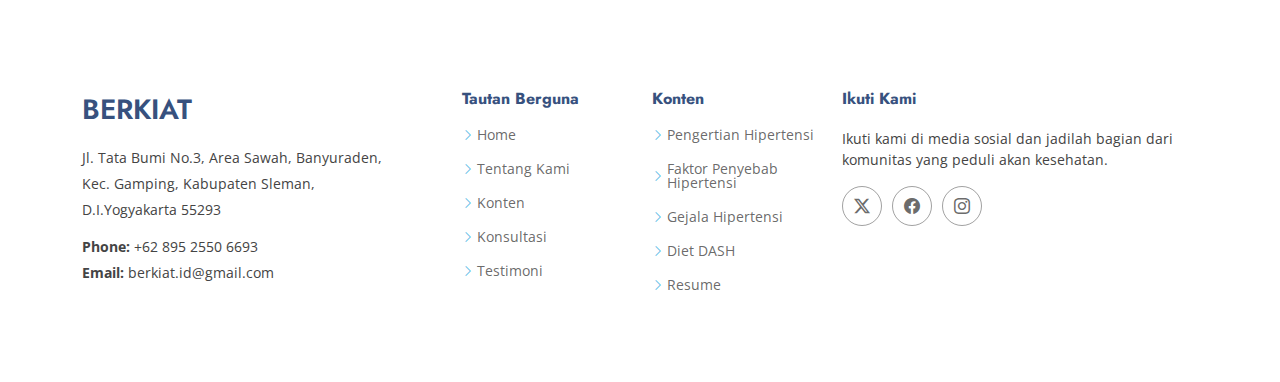
<file: penyebab.html>
<!DOCTYPE html>
<html lang="en">

<head>
  <meta charset="utf-8">
  <meta content="width=device-width, initial-scale=1.0" name="viewport">
  <title>Penyebab Hipertensi - BERKIAT</title>
  <meta content="" name="description">
  <meta content="" name="keywords">

  <!-- Favicons -->
  <link href="assets/img/favicon.png" rel="icon">
  <link href="assets/img/apple-touch-icon.png" rel="apple-touch-icon">

  <!-- Fonts -->
  <link href="https://fonts.googleapis.com" rel="preconnect">
  <link href="https://fonts.gstatic.com" rel="preconnect" crossorigin>
  <link
    href="https://fonts.googleapis.com/css2?family=Open+Sans:ital,wght@0,300;0,400;0,500;0,600;0,700;0,800;1,300;1,400;1,500;1,600;1,700;1,800&family=Poppins:ital,wght@0,100;0,200;0,300;0,400;0,500;0,600;0,700;0,800;0,900;1,100;1,200;1,300;1,400;1,500;1,600;1,700;1,800;1,900&family=Jost:ital,wght@0,100;0,200;0,300;0,400;0,500;0,600;0,700;0,800;0,900;1,100;1,200;1,300;1,400;1,500;1,600;1,700;1,800;1,900&display=swap"
    rel="stylesheet">

  <!-- Vendor CSS Files -->
  <link href="assets/vendor/bootstrap/css/bootstrap.min.css" rel="stylesheet">
  <link href="assets/vendor/bootstrap-icons/bootstrap-icons.css" rel="stylesheet">
  <link href="assets/vendor/aos/aos.css" rel="stylesheet">
  <link href="assets/vendor/glightbox/css/glightbox.min.css" rel="stylesheet">
  <link href="assets/vendor/swiper/swiper-bundle.min.css" rel="stylesheet">

  <!-- Main CSS File -->
  <link href="assets/css/main.css" rel="stylesheet">

  <!-- =======================================================
  * Template Name: Arsha
  * Template URL: https://bootstrapmade.com/arsha-free-bootstrap-html-template-corporate/
  * Updated: Jun 14 2024 with Bootstrap v5.3.3
  * Author: BootstrapMade.com
  * License: https://bootstrapmade.com/license/
  ======================================================== -->
</head>

<body class="portfolio-details-page">

  <header id="header" class="header d-flex align-items-center sticky-top">
    <div class="container-fluid container-xl position-relative d-flex align-items-center">

      <a href="index.html" class="logo d-flex align-items-center me-auto">
        <!-- Uncomment the line below if you also wish to use an image logo -->
        <!-- <img src="assets/img/logo.png" alt=""> -->
        <h1 class="sitename">BERKIAT</h1>
      </a>

      <nav id="navmenu" class="navmenu">
        <ul>
          <li><a href="index.html">Home</a></li>
          <li><a href="index.html">Tentang Kami</a></li>
          <li><a href="index.html">Konten</a></li>
          <li><a href="index.html">Konsultasi</a></li>
          <li><a href="index.html">Testimoni</a></li>
          <li><a href="index.html">Kontak</a></li>
        </ul>
        <i class="mobile-nav-toggle d-xl-none bi bi-list"></i>
      </nav>

      <!-- <a class="btn-getstarted" href="#about">Get Started</a> -->

    </div>
  </header>

  <main class="main">

    <!-- Page Title -->
    <div class="page-title" data-aos="fade">
      <div class="container">
        <nav class="breadcrumbs">
          <ol>
            <li><a href="index.html">Home</a></li>
            <li class="current">Faktor Penyebab Hipertensi</li>
          </ol>
        </nav>
        <h1>Faktor Penyebab Hipertensi</h1>
      </div>
    </div><!-- End Page Title -->

    <!-- Portfolio Details Section -->
    <section id="portfolio-details" class="portfolio-details section">

      <div class="container" data-aos="fade-up" data-aos-delay="100">

        <div class="row gy-4">

          <div class="col-lg-8">
            <div class="portfolio-details-slider swiper init-swiper">

              <script type="application/json" class="swiper-config">
                {
                  "loop": true,
                  "speed": 600,
                  "autoplay": {
                    "delay": 5000
                  },
                  "slidesPerView": "auto",
                  "pagination": {
                    "el": ".swiper-pagination",
                    "type": "bullets",
                    "clickable": true
                  }
                }
              </script>

              <div class="swiper-wrapper align-items-center">

                <div class="swiper-slide">
                  <img src="assets/img/portfolio/Poster faktor penyebab .png" alt="">
                </div>

                <div class="swiper-slide">
                  <img src="assets/img/portfolio/Gambar faktor penyebab .png" alt="">
                </div>

              </div>
              <div class="swiper-pagination"></div>
            </div>
          </div>

          <div class="col-lg-4">
            <div class="portfolio-info" data-aos="fade-up" data-aos-delay="300">
              <h3>Faktor Penyebab Hipertensi</h3>
              <ul>
                <li><strong>Faktor yang tidak dapat diubah</strong></li>
                <li>Diantaranya umur, jenis kelamin dan keturunan</li>
                <li><strong>Faktor yang dapat diubah</strong></li>
                <li>Diantaranya konsumsi rokok, alkohol dan garam, aktivitas fisik dan status gizi</li>
              </ul>
            </div>
          </div>

        </div>

      </div>

    </section><!-- /Portfolio Details Section -->
    <section id="call-to-action" class="call-to-action-detail section">

      <div class="container">
        <img src="assets/img/poltekkes.jpg" alt="">
        <div class="content row justify-content-center" data-aos="zoom-in" data-aos-delay="100">
          <div class="col-xl-10">
            <div class="text-center">
              <a href="assets/video/penyebab-1.mp4" class="glightbox play-btn"></a>
              <a href="assets/video/penyebab-2.mp4" class="glightbox"></a>
              <h3>Klik untuk memutar video</h3>
              <p>Video ini menjelaskan secara singkat tentang hipertensi, mulai dari pengertian, penyebab, gejala, hingga cara pencegahan yang dapat dilakukan. Tonton video ini untuk memahami lebih dalam tentang pentingnya menjaga tekanan darah tetap stabil demi kesehatan jangka panjang.</p>
              </div>
          </div>
        </div>
      </div>

    </section><!-- /Call To Action Section -->

  </main>

  <footer id="footer" class="footer">
    <div class="container footer-top">
      <div class="row gy-4">
        <div class="col-lg-4 col-md-6 footer-about">
          <a href="index.html" class="d-flex align-items-center">
            <span class="sitename">BERKIAT</span>
          </a>
          <div class="footer-contact pt-3">
            <p>Jl. Tata Bumi No.3, Area Sawah, Banyuraden,</p>
            <p>Kec. Gamping, Kabupaten Sleman,</p>
            <p>D.I.Yogyakarta 55293
            </p>
            <p class="mt-3"><strong>Phone:</strong> <span>+62 895 2550 6693</span></p>
            <p><strong>Email:</strong> <span>berkiat.id@gmail.com</span></p>
          </div>
        </div>

        <div class="col-lg-2 col-md-3 footer-links">
          <h4>Tautan Berguna</h4>
          <ul>
            <li><i class="bi bi-chevron-right"></i> <a href="index.html">Home</a></li>
            <li><i class="bi bi-chevron-right"></i> <a href="index.html">Tentang Kami</a></li>
            <li><i class="bi bi-chevron-right"></i> <a href="index.html">Konten</a></li>
            <li><i class="bi bi-chevron-right"></i> <a href="index.html">Konsultasi</a></li>
            <li><i class="bi bi-chevron-right"></i> <a href="index.html">Testimoni</a></li>
          </ul>
        </div>

        <div class="col-lg-2 col-md-3 footer-links">
          <h4>Konten</h4>
          <ul>
            <li><i class="bi bi-chevron-right"></i> <a href="pengertian-hipertensi.html">Pengertian Hipertensi</a></li>
            <li><i class="bi bi-chevron-right"></i> <a href="penyebab.html">Faktor Penyebab Hipertensi</a></li>
            <li><i class="bi bi-chevron-right"></i> <a href="gejala.html">Gejala Hipertensi</a></li>
            <li><i class="bi bi-chevron-right"></i> <a href="diet-dash.html">Diet DASH</a></li>
            <li><i class="bi bi-chevron-right"></i> <a href="resume.html">Resume</a></li>
          </ul>
        </div>

        <div class="col-lg-4 col-md-12">
          <h4>Ikuti Kami</h4>
          <p>Ikuti kami di media sosial dan jadilah bagian dari komunitas yang peduli akan kesehatan.</p>
          <div class="social-links d-flex">
            <a href=""><i class="bi bi-twitter-x"></i></a>
            <a href=""><i class="bi bi-facebook"></i></a>
            <a href="https://www.instagram.com/berkiat_?igsh=MXVwYmV2MW1pYmU2dA=="><i class="bi bi-instagram"></i></a>
             
          </div>
        </div>

      </div>
    </div>


  </footer>

  <!-- Scroll Top -->
  <a href="#" id="scroll-top" class="scroll-top d-flex align-items-center justify-content-center"><i
      class="bi bi-arrow-up-short"></i></a>

  <!-- Preloader -->
  <div id="preloader"></div>

  <!-- Vendor JS Files -->
  <script src="assets/vendor/bootstrap/js/bootstrap.bundle.min.js"></script>
  <script src="assets/vendor/php-email-form/validate.js"></script>
  <script src="assets/vendor/aos/aos.js"></script>
  <script src="assets/vendor/glightbox/js/glightbox.min.js"></script>
  <script src="assets/vendor/swiper/swiper-bundle.min.js"></script>
  <script src="assets/vendor/waypoints/noframework.waypoints.js"></script>
  <script src="assets/vendor/imagesloaded/imagesloaded.pkgd.min.js"></script>
  <script src="assets/vendor/isotope-layout/isotope.pkgd.min.js"></script>

  <!-- Main JS File -->
  <script src="assets/js/main.js"></script>

</body>

</html>
</file>
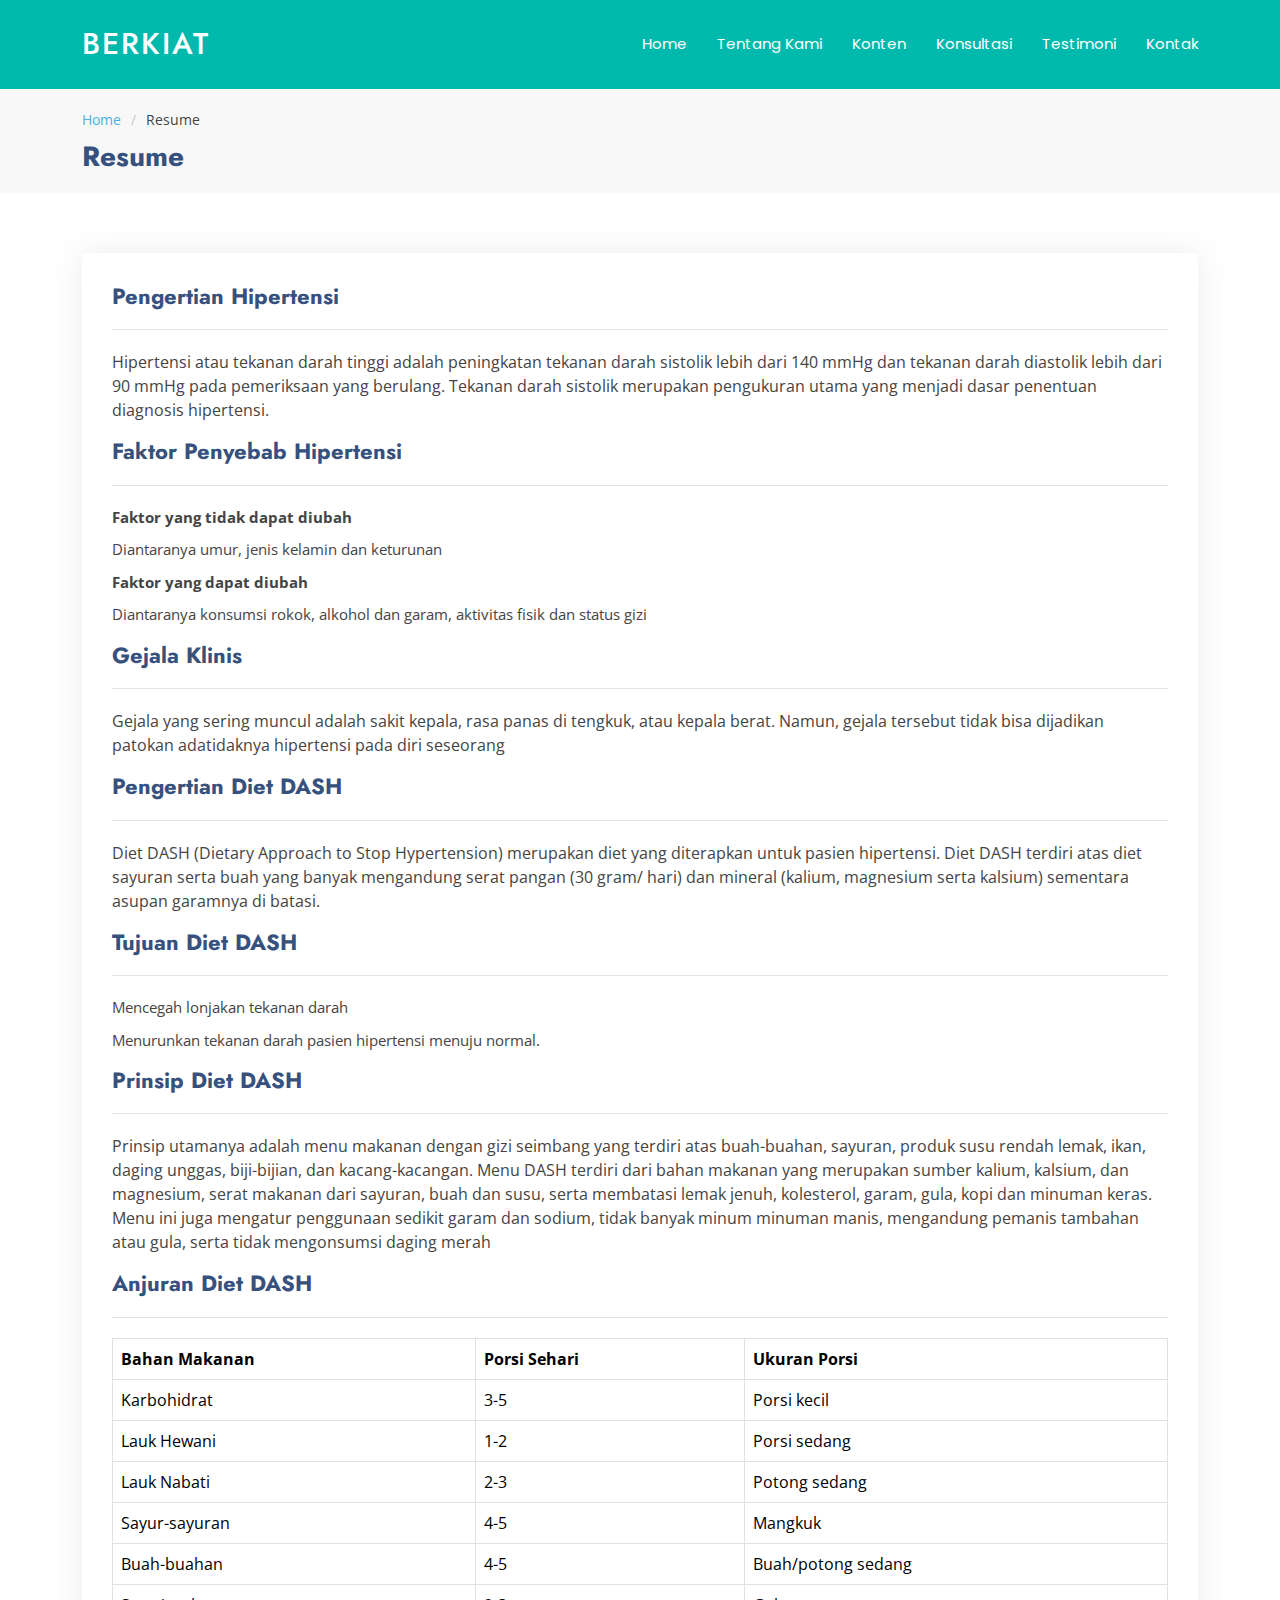
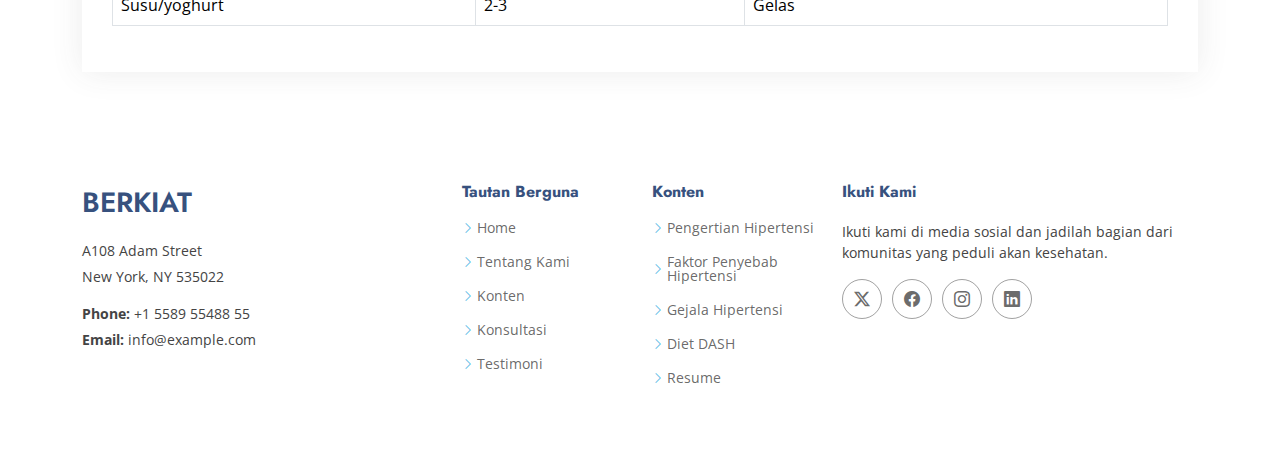
<file: resume.html>
<!DOCTYPE html>
<html lang="en">

<head>
  <meta charset="utf-8">
  <meta content="width=device-width, initial-scale=1.0" name="viewport">
  <title>Resume - BERKIAT</title>
  <meta content="" name="description">
  <meta content="" name="keywords">

  <!-- Favicons -->
  <link href="assets/img/favicon.png" rel="icon">
  <link href="assets/img/apple-touch-icon.png" rel="apple-touch-icon">

  <!-- Fonts -->
  <link href="https://fonts.googleapis.com" rel="preconnect">
  <link href="https://fonts.gstatic.com" rel="preconnect" crossorigin>
  <link
    href="https://fonts.googleapis.com/css2?family=Open+Sans:ital,wght@0,300;0,400;0,500;0,600;0,700;0,800;1,300;1,400;1,500;1,600;1,700;1,800&family=Poppins:ital,wght@0,100;0,200;0,300;0,400;0,500;0,600;0,700;0,800;0,900;1,100;1,200;1,300;1,400;1,500;1,600;1,700;1,800;1,900&family=Jost:ital,wght@0,100;0,200;0,300;0,400;0,500;0,600;0,700;0,800;0,900;1,100;1,200;1,300;1,400;1,500;1,600;1,700;1,800;1,900&display=swap"
    rel="stylesheet">

  <!-- Vendor CSS Files -->
  <link href="assets/vendor/bootstrap/css/bootstrap.min.css" rel="stylesheet">
  <link href="assets/vendor/bootstrap-icons/bootstrap-icons.css" rel="stylesheet">
  <link href="assets/vendor/aos/aos.css" rel="stylesheet">
  <link href="assets/vendor/glightbox/css/glightbox.min.css" rel="stylesheet">
  <link href="assets/vendor/swiper/swiper-bundle.min.css" rel="stylesheet">

  <!-- Main CSS File -->
  <link href="assets/css/main.css" rel="stylesheet">

  <!-- =======================================================
  * Template Name: Arsha
  * Template URL: https://bootstrapmade.com/arsha-free-bootstrap-html-template-corporate/
  * Updated: Jun 14 2024 with Bootstrap v5.3.3
  * Author: BootstrapMade.com
  * License: https://bootstrapmade.com/license/
  ======================================================== -->
</head>

<body class="portfolio-details-page">

  <header id="header" class="header d-flex align-items-center sticky-top">
    <div class="container-fluid container-xl position-relative d-flex align-items-center">

      <a href="index.html" class="logo d-flex align-items-center me-auto">
        <!-- Uncomment the line below if you also wish to use an image logo -->
        <!-- <img src="assets/img/logo.png" alt=""> -->
        <h1 class="sitename">BERKIAT</h1>
      </a>

      <nav id="navmenu" class="navmenu">
        <ul>
          <li><a href="index.html">Home</a></li>
          <li><a href="index.html">Tentang Kami</a></li>
          <li><a href="index.html">Konten</a></li>
          <li><a href="index.html">Konsultasi</a></li>
          <li><a href="index.html">Testimoni</a></li>
          <li><a href="index.html">Kontak</a></li>
        </ul>
        <i class="mobile-nav-toggle d-xl-none bi bi-list"></i>
      </nav>

      <!-- <a class="btn-getstarted" href="#about">Get Started</a> -->

    </div>
  </header>

  <main class="main">

    <!-- Page Title -->
    <div class="page-title" data-aos="fade">
      <div class="container">
        <nav class="breadcrumbs">
          <ol>
            <li><a href="index.html">Home</a></li>
            <li class="current">Resume</li>
          </ol>
        </nav>
        <h1>Resume</h1>
      </div>
    </div><!-- End Page Title -->

    <!-- Portfolio Details Section -->
    <section id="portfolio-details" class="portfolio-details section">

      <div class="container" data-aos="fade-up" data-aos-delay="100">

        <div class="row gy-4">

          <div class="col-lg-12">
            <div class="portfolio-info" data-aos="fade-up" data-aos-delay="300">
              <h3>Pengertian Hipertensi</h3>
              <p>
                Hipertensi atau tekanan darah tinggi adalah peningkatan tekanan darah sistolik lebih dari 140 mmHg dan
                tekanan darah diastolik lebih dari 90 mmHg pada pemeriksaan yang berulang. Tekanan darah sistolik
                merupakan pengukuran utama yang menjadi dasar penentuan diagnosis hipertensi.
              </p>
              <h3>Faktor Penyebab Hipertensi</h3>
              <ul>
                <li><strong>Faktor yang tidak dapat diubah</strong></li>
                <li>Diantaranya umur, jenis kelamin dan keturunan</li>
                <li><strong>Faktor yang dapat diubah</strong></li>
                <li>Diantaranya konsumsi rokok, alkohol dan garam, aktivitas fisik dan status gizi</li>
              </ul>
              <h3>Gejala Klinis</h3>
              <p>
                Gejala yang sering muncul adalah sakit kepala, rasa panas di tengkuk, atau kepala berat. Namun, gejala tersebut tidak bisa dijadikan patokan adatidaknya hipertensi pada diri seseorang
              </p>
              <h3>Pengertian Diet DASH</h3>
              <p>
                Diet DASH (Dietary Approach to Stop Hypertension) merupakan diet yang diterapkan untuk pasien hipertensi. Diet DASH terdiri atas diet sayuran serta buah yang banyak mengandung serat pangan (30 gram/ hari) dan mineral (kalium, magnesium serta kalsium) sementara asupan garamnya di batasi.
              </p>
              <h3>Tujuan Diet DASH</h3>
              <ul>
                <li>Mencegah lonjakan tekanan darah</li>
                <li>Menurunkan tekanan darah pasien hipertensi menuju normal.</li>  
              </ul>
              <h3>Prinsip Diet DASH</h3>
              <p>Prinsip utamanya adalah menu makanan dengan gizi seimbang yang terdiri atas buah-buahan, sayuran, produk susu rendah lemak, ikan, daging unggas, biji-bijian, dan kacang-kacangan. Menu DASH terdiri dari bahan makanan yang merupakan sumber kalium, kalsium, dan magnesium, serat makanan dari sayuran, buah dan susu, serta membatasi lemak jenuh, kolesterol, garam, gula, kopi dan minuman keras. Menu ini juga mengatur penggunaan sedikit garam dan sodium, tidak banyak minum minuman manis, mengandung pemanis tambahan atau gula, serta tidak mengonsumsi daging merah</p>
              <h3>Anjuran Diet DASH</h3>
              <table class="table table-bordered">
                <thead>
                  <tr>
                    <th>Bahan Makanan</th>
                    <th>Porsi Sehari</th>
                    <th>Ukuran Porsi</th>
                  </tr>
                </thead>
                <tbody>
                  <tr>
                    <td>Karbohidrat</td>
                    <td>3-5</td>
                    <td>Porsi kecil</td>
                  </tr>
                  <tr>
                    <td>Lauk Hewani</td>
                    <td>1-2</td>
                    <td>Porsi sedang</td>
                  </tr>
                  <tr>
                    <td>Lauk Nabati</td>
                    <td>2-3</td>
                    <td>Potong sedang</td>
                  </tr>
                  <tr>
                    <td>Sayur-sayuran</td>
                    <td>4-5</td>
                    <td>Mangkuk</td>
                  </tr>
                  <tr>
                    <td>Buah-buahan</td>
                    <td>4-5</td>
                    <td>Buah/potong sedang</td>
                  </tr>
                  <tr>
                    <td>Susu/yoghurt</td>
                    <td>2-3</td>
                    <td>Gelas</td>
                  </tr>
                </tbody>
              </table>
            </div>
          </div>

        </div>

      </div>

    </section><!-- /Portfolio Details Section -->

  </main>

  <footer id="footer" class="footer">
    <div class="container footer-top">
      <div class="row gy-4">
        <div class="col-lg-4 col-md-6 footer-about">
          <a href="index.html" class="d-flex align-items-center">
            <span class="sitename">BERKIAT</span>
          </a>
          <div class="footer-contact pt-3">
            <p>A108 Adam Street</p>
            <p>New York, NY 535022</p>
            <p class="mt-3"><strong>Phone:</strong> <span>+1 5589 55488 55</span></p>
            <p><strong>Email:</strong> <span>info@example.com</span></p>
          </div>
        </div>

        <div class="col-lg-2 col-md-3 footer-links">
          <h4>Tautan Berguna</h4>
          <ul>
            <li><i class="bi bi-chevron-right"></i> <a href="index.html">Home</a></li>
            <li><i class="bi bi-chevron-right"></i> <a href="index.html">Tentang Kami</a></li>
            <li><i class="bi bi-chevron-right"></i> <a href="index.html">Konten</a></li>
            <li><i class="bi bi-chevron-right"></i> <a href="index.html">Konsultasi</a></li>
            <li><i class="bi bi-chevron-right"></i> <a href="index.html">Testimoni</a></li>
          </ul>
        </div>

        <div class="col-lg-2 col-md-3 footer-links">
          <h4>Konten</h4>
          <ul>
            <li><i class="bi bi-chevron-right"></i> <a href="pengertian-hipertensi.html">Pengertian Hipertensi</a></li>
            <li><i class="bi bi-chevron-right"></i> <a href="penyebab.html">Faktor Penyebab Hipertensi</a></li>
            <li><i class="bi bi-chevron-right"></i> <a href="gejala.html">Gejala Hipertensi</a></li>
            <li><i class="bi bi-chevron-right"></i> <a href="diet-dash.html">Diet DASH</a></li>
            <li><i class="bi bi-chevron-right"></i> <a href="resume.html">Resume</a></li>
          </ul>
        </div>

        <div class="col-lg-4 col-md-12">
          <h4>Ikuti Kami</h4>
          <p>Ikuti kami di media sosial dan jadilah bagian dari komunitas yang peduli akan kesehatan.</p>
          <div class="social-links d-flex">
            <a href=""><i class="bi bi-twitter-x"></i></a>
            <a href=""><i class="bi bi-facebook"></i></a>
            <a href=""><i class="bi bi-instagram"></i></a>
            <a href=""><i class="bi bi-linkedin"></i></a>
          </div>
        </div>

      </div>
    </div>


  </footer>

  <!-- Scroll Top -->
  <a href="#" id="scroll-top" class="scroll-top d-flex align-items-center justify-content-center"><i
      class="bi bi-arrow-up-short"></i></a>

  <!-- Preloader -->
  <div id="preloader"></div>

  <!-- Vendor JS Files -->
  <script src="assets/vendor/bootstrap/js/bootstrap.bundle.min.js"></script>
  <script src="assets/vendor/php-email-form/validate.js"></script>
  <script src="assets/vendor/aos/aos.js"></script>
  <script src="assets/vendor/glightbox/js/glightbox.min.js"></script>
  <script src="assets/vendor/swiper/swiper-bundle.min.js"></script>
  <script src="assets/vendor/waypoints/noframework.waypoints.js"></script>
  <script src="assets/vendor/imagesloaded/imagesloaded.pkgd.min.js"></script>
  <script src="assets/vendor/isotope-layout/isotope.pkgd.min.js"></script>

  <!-- Main JS File -->
  <script src="assets/js/main.js"></script>

</body>

</html>
</file>
<file: assets/css/main.css>
/**
* Template Name: Arsha
* Template URL: https://bootstrapmade.com/arsha-free-bootstrap-html-template-corporate/
* Updated: Jun 14 2024 with Bootstrap v5.3.3
* Author: BootstrapMade.com
* License: https://bootstrapmade.com/license/
*/

/*--------------------------------------------------------------
# Font & Color Variables
# Help: https://bootstrapmade.com/color-system/
--------------------------------------------------------------*/
/* Fonts */
:root {
  --default-font: "Open Sans", system-ui, -apple-system, "Segoe UI", Roboto, "Helvetica Neue", Arial, "Noto Sans", "Liberation Sans", sans-serif, "Apple Color Emoji", "Segoe UI Emoji", "Segoe UI Symbol", "Noto Color Emoji";
  --heading-font: "Jost", sans-serif;
  --nav-font: "Poppins", sans-serif;
}

/* Global Colors - The following color variables are used throughout the website. Updating them here will change the color scheme of the entire website */
:root {
  --background-color: #ffffff;
  /* Background color for the entire website, including individual sections */
  --default-color: #444444;
  /* Default color used for the majority of the text content across the entire website */
  --heading-color: #37517e;
  /* Color for headings, subheadings and title throughout the website */
  --accent-color: #47b2e4;
  /* Accent color that represents your brand on the website. It's used for buttons, links, and other elements that need to stand out */
  --contrast-color: #ffffff;
  /* The contrast color is used for elements when the background color is one of the heading, accent, or default colors. Its purpose is to ensure proper contrast and readability when placed over these more dominant colors */
}

/* Nav Menu Colors - The following color variables are used specifically for the navigation menu. They are separate from the global colors to allow for more customization options */
:root {
  --nav-color: #ffffff;
  /* The default color of the main navmenu links */
  --nav-hover-color: #CDDC29;
  /* Applied to main navmenu links when they are hovered over or active */
  --nav-dropdown-background-color: #ffffff;
  /* Used as the background color for dropdown items that appear when hovering over primary navigation items */
  --nav-dropdown-color: #444444;
  /* Used for navigation links of the dropdown items in the navigation menu. */
  --nav-dropdown-hover-color: #47b2e4;
  /* Similar to --nav-hover-color, this color is applied to dropdown navigation links when they are hovered over. */
}

/* Template Custom Colors */
:root {
  --hero-background-color: #00B9AD;
  --hero-color: #ffffff;
}

/* Smooth scroll */
:root {
  scroll-behavior: smooth;
}

.call-to-action-detail {
  --default-color: #ffffff;
  --contrast-color: #ffffff;
}

.call-to-action-detail .container {
  padding-top: 80px;
  padding-bottom: 80px;
  border-radius: 15px;
  overflow: hidden;
  position: relative;
  clip-path: inset(0 round 15px);
}

.call-to-action-detail .container img {
  position: fixed;
  top: 0;
  left: 0;
  display: block;
  width: 100%;
  height: 100%;
  object-fit: cover;
  z-index: 1;
  border-radius: 15px;
  overflow: hidden;
}

.call-to-action-detail .container:before {
  content: "";
  background: rgba(0, 0, 0, 0.5);
  position: absolute;
  inset: 0;
  z-index: 2;
}

.call-to-action-detail .container .content {
  position: relative;
  z-index: 3;
}

.call-to-action-detail h3 {
  color: var(--default-color);
  font-size: 28px;
  font-weight: 700;
  margin-bottom: 20px;
}

.call-to-action-detail p {
  color: var(--default-color);
  margin-bottom: 20px;
}

.call-to-action-detail .play-btn {
  width: 94px;
  height: 94px;
  margin-bottom: 20px;
  background: radial-gradient(var(--accent-color) 50%, color-mix(in srgb, var(--accent-color), transparent 60%) 52%);
  border-radius: 50%;
  display: inline-block;
  position: relative;
  overflow: hidden;
}

.call-to-action-detail .play-btn:before {
  content: "";
  position: absolute;
  width: 120px;
  height: 120px;
  animation-delay: 0s;
  animation: pulsate-btn 2s;
  animation-direction: forwards;
  animation-iteration-count: infinite;
  animation-timing-function: steps;
  opacity: 1;
  border-radius: 50%;
  border: 5px solid color-mix(in srgb, var(--accent-color), transparent 20%);
  top: -15%;
  left: -15%;
  background: rgba(198, 16, 0, 0);
}

.call-to-action-detail .play-btn:after {
  content: "";
  position: absolute;
  left: 50%;
  top: 50%;
  transform: translateX(-40%) translateY(-50%);
  width: 0;
  height: 0;
  border-top: 10px solid transparent;
  border-bottom: 10px solid transparent;
  border-left: 15px solid var(--default-color);
  z-index: 100;
  transition: all 400ms cubic-bezier(0.55, 0.055, 0.675, 0.19);
}

.call-to-action-detail .play-btn:hover:before {
  content: "";
  position: absolute;
  left: 50%;
  top: 50%;
  transform: translateX(-40%) translateY(-50%);
  width: 0;
  height: 0;
  border: none;
  border-top: 10px solid transparent;
  border-bottom: 10px solid transparent;
  border-left: 15px solid var(--default-color);
  z-index: 200;
  animation: none;
  border-radius: 0;
}

.call-to-action-detail .play-btn:hover:after {
  border-left: 15px solid var(--accent-color);
  transform: scale(20);
}

.call-to-action-detail .cta-btn {
  font-family: var(--heading-font);
  font-weight: 500;
  font-size: 16px;
  letter-spacing: 1px;
  display: inline-block;
  padding: 12px 40px;
  border-radius: 5px;
  transition: 0.5s;
  margin: 10px;
  border: 2px solid var(--contrast-color);
  color: var(--contrast-color);
}

.call-to-action-detail .cta-btn:hover {
  background: var(--accent-color);
  border: 2px solid var(--accent-color);
}

@keyframes pulsate-btn {
  0% {
    transform: scale(0.6, 0.6);
    opacity: 1;
  }

  100% {
    transform: scale(1, 1);
    opacity: 0;
  }
}

.recent-posts .post-item {
  background: var(--surface-color);
  box-shadow: 0px 2px 20px rgba(0, 0, 0, 0.1);
  transition: 0.3s;
}

.recent-posts .post-item .post-img img {
  transition: 0.5s;
}

.recent-posts .post-item .post-date {
  position: absolute;
  right: 0;
  bottom: 0;
  background-color: var(--accent-color);
  color: var(--contrast-color);
  text-transform: uppercase;
  font-size: 13px;
  padding: 6px 12px;
  font-weight: 500;
}

.recent-posts .post-item .post-content {
  padding: 30px;
}

.recent-posts .post-item .post-title {
  color: var(--heading-color);
  font-size: 20px;
  font-weight: 700;
  transition: 0.3s;
  margin-bottom: 15px;
}

.recent-posts .post-item .meta i {
  font-size: 16px;
  color: var(--accent-color);
}

.recent-posts .post-item .meta span {
  font-size: 15px;
  color: color-mix(in srgb, var(--default-color), transparent 50%);
}

.recent-posts .post-item hr {
  color: color-mix(in srgb, var(--default-color), transparent 80%);
  margin: 20px 0;
}

.recent-posts .post-item .readmore {
  display: flex;
  align-items: center;
  font-weight: 600;
  line-height: 1;
  transition: 0.3s;
  color: color-mix(in srgb, var(--default-color), transparent 40%);
}

.recent-posts .post-item .readmore i {
  line-height: 0;
  margin-left: 6px;
  font-size: 16px;
}

.recent-posts .post-item:hover .post-title,
.recent-posts .post-item:hover .readmore {
  color: var(--accent-color);
}

.recent-posts .post-item:hover .post-img img {
  transform: scale(1.1);
}

/*--------------------------------------------------------------
# General
--------------------------------------------------------------*/
body {
  color: var(--default-color);
  background-color: var(--background-color);
  font-family: var(--default-font);
}

a {
  color: var(--accent-color);
  text-decoration: none;
  transition: 0.3s;
}

a:hover {
  color: color-mix(in srgb, var(--accent-color), transparent 25%);
  text-decoration: none;
}

h1,
h2,
h3,
h4,
h5,
h6 {
  color: var(--heading-color);
  font-family: var(--heading-font);
}

/*--------------------------------------------------------------
# Global Header
--------------------------------------------------------------*/
.header {
  --background-color: #00B9AD;
  --heading-color: #ffffff;
  color: var(--default-color);
  background-color: var(--background-color);
  padding: 15px 0;
  transition: all 0.5s;
  z-index: 997;
}

.header .logo {
  line-height: 1;
}

.header .logo img {
  max-height: 36px;
  margin-right: 8px;
}

.header .logo h1 {
  font-size: 30px;
  margin: 0;
  font-weight: 500;
  color: var(--heading-color);
  letter-spacing: 2px;
  text-transform: uppercase;
}

.header .btn-getstarted,
.header .btn-getstarted:focus {
  color: var(--contrast-color);
  background: #60C0D0;
  font-size: 14px;
  padding: 8px 25px;
  margin: 0 0 0 30px;
  border-radius: 50px;
  transition: 0.3s;
}

.header .btn-getstarted:hover,
.header .btn-getstarted:focus:hover {
  color: var(--contrast-color);
  background: color-mix(in srgb, var(--accent-color), transparent 15%);
}

@media (max-width: 1200px) {
  .header .logo {
    order: 1;
  }

  .header .btn-getstarted {
    order: 2;
    margin: 0 15px 0 0;
    padding: 6px 15px;
  }

  .header .navmenu {
    order: 3;
  }
}

/* Index Page Header
------------------------------*/
.index-page .header {
  --background-color: rgba(255, 255, 255, 0);
  --heading-color: #ffffff;
  --nav-color: #ffffff;
}

/* Index Page Header on Scroll
------------------------------*/
.index-page.scrolled .header {
  --background-color: #00B9AD;
}

/*--------------------------------------------------------------
# Navigation Menu
--------------------------------------------------------------*/
/* Desktop Navigation */
@media (min-width: 1200px) {
  .navmenu {
    padding: 0;
  }

  .navmenu ul {
    margin: 0;
    padding: 0;
    display: flex;
    list-style: none;
    align-items: center;
  }

  .navmenu li {
    position: relative;
  }

  .navmenu a,
  .navmenu a:focus {
    color: var(--nav-color);
    padding: 18px 15px;
    font-size: 15px;
    font-family: var(--nav-font);
    font-weight: 400;
    display: flex;
    align-items: center;
    justify-content: space-between;
    white-space: nowrap;
    transition: 0.3s;
  }

  .navmenu a i,
  .navmenu a:focus i {
    font-size: 12px;
    line-height: 0;
    margin-left: 5px;
    transition: 0.3s;
  }

  .navmenu li:last-child a {
    padding-right: 0;
  }

  .navmenu li:hover>a,
  .navmenu .active,
  .navmenu .active:focus {
    color: var(--nav-hover-color);
  }

  .navmenu .dropdown ul {
    margin: 0;
    padding: 10px 0;
    background: var(--nav-dropdown-background-color);
    display: block;
    position: absolute;
    visibility: hidden;
    left: 14px;
    top: 130%;
    opacity: 0;
    transition: 0.3s;
    border-radius: 4px;
    z-index: 99;
    box-shadow: 0px 0px 30px color-mix(in srgb, var(--default-color), transparent 85%);
  }

  .navmenu .dropdown ul li {
    min-width: 200px;
  }

  .navmenu .dropdown ul a {
    padding: 10px 20px;
    font-size: 15px;
    text-transform: none;
    color: var(--nav-dropdown-color);
  }

  .navmenu .dropdown ul a i {
    font-size: 12px;
  }

  .navmenu .dropdown ul a:hover,
  .navmenu .dropdown ul .active:hover,
  .navmenu .dropdown ul li:hover>a {
    color: var(--nav-dropdown-hover-color);
  }

  .navmenu .dropdown:hover>ul {
    opacity: 1;
    top: 100%;
    visibility: visible;
  }

  .navmenu .dropdown .dropdown ul {
    top: 0;
    left: -90%;
    visibility: hidden;
  }

  .navmenu .dropdown .dropdown:hover>ul {
    opacity: 1;
    top: 0;
    left: -100%;
    visibility: visible;
  }

  .navmenu .megamenu {
    position: static;
  }

  .navmenu .megamenu ul {
    margin: 0;
    padding: 10px;
    background: var(--nav-dropdown-background-color);
    box-shadow: 0px 0px 20px color-mix(in srgb, var(--default-color), transparent 90%);
    position: absolute;
    top: 130%;
    left: 0;
    right: 0;
    visibility: hidden;
    opacity: 0;
    display: flex;
    transition: 0.3s;
    border-radius: 4px;
    z-index: 99;
  }

  .navmenu .megamenu ul li {
    flex: 1;
  }

  .navmenu .megamenu ul li a,
  .navmenu .megamenu ul li:hover>a {
    padding: 10px 20px;
    font-size: 15px;
    color: var(--nav-dropdown-color);
  }

  .navmenu .megamenu ul li a:hover,
  .navmenu .megamenu ul li .active,
  .navmenu .megamenu ul li .active:hover {
    color: var(--nav-dropdown-hover-color);
  }

  .navmenu .megamenu:hover>ul {
    opacity: 1;
    top: 100%;
    visibility: visible;
  }

  .navmenu .dd-box-shadow {
    box-shadow: 0px 0px 30px color-mix(in srgb, var(--default-color), transparent 85%);
  }
}

/* Mobile Navigation */
@media (max-width: 1199px) {
  .mobile-nav-toggle {
    color: var(--nav-color);
    font-size: 28px;
    line-height: 0;
    margin-right: 10px;
    cursor: pointer;
    transition: color 0.3s;
  }

  .navmenu {
    padding: 0;
    z-index: 9997;
  }

  .navmenu ul {
    display: none;
    position: absolute;
    inset: 60px 20px 20px 20px;
    padding: 10px 0;
    margin: 0;
    border-radius: 6px;
    background-color: var(--nav-dropdown-background-color);
    overflow-y: auto;
    transition: 0.3s;
    z-index: 9998;
    box-shadow: 0px 0px 30px color-mix(in srgb, var(--default-color), transparent 90%);
  }

  .navmenu a,
  .navmenu a:focus {
    color: var(--nav-dropdown-color);
    padding: 10px 20px;
    font-family: var(--nav-font);
    font-size: 17px;
    font-weight: 500;
    display: flex;
    align-items: center;
    justify-content: space-between;
    white-space: nowrap;
    transition: 0.3s;
  }

  .navmenu a i,
  .navmenu a:focus i {
    font-size: 12px;
    line-height: 0;
    margin-left: 5px;
    width: 30px;
    height: 30px;
    display: flex;
    align-items: center;
    justify-content: center;
    border-radius: 50%;
    transition: 0.3s;
    background-color: color-mix(in srgb, var(--accent-color), transparent 90%);
  }

  .navmenu a i:hover,
  .navmenu a:focus i:hover {
    background-color: var(--accent-color);
    color: var(--contrast-color);
  }

  .navmenu a:hover,
  .navmenu .active,
  .navmenu .active:focus {
    color: var(--nav-dropdown-hover-color);
  }

  .navmenu .active i,
  .navmenu .active:focus i {
    background-color: var(--accent-color);
    color: var(--contrast-color);
    transform: rotate(180deg);
  }

  .navmenu .dropdown ul {
    position: static;
    display: none;
    z-index: 99;
    padding: 10px 0;
    margin: 10px 20px;
    background-color: var(--nav-dropdown-background-color);
    border: 1px solid color-mix(in srgb, var(--default-color), transparent 90%);
    box-shadow: none;
    transition: all 0.5s ease-in-out;
  }

  .navmenu .dropdown ul ul {
    background-color: rgba(33, 37, 41, 0.1);
  }

  .navmenu .dropdown>.dropdown-active {
    display: block;
    background-color: rgba(33, 37, 41, 0.03);
  }

  .mobile-nav-active {
    overflow: hidden;
  }

  .mobile-nav-active .mobile-nav-toggle {
    color: #fff;
    position: absolute;
    font-size: 32px;
    top: 15px;
    right: 15px;
    margin-right: 0;
    z-index: 9999;
  }

  .mobile-nav-active .navmenu {
    position: fixed;
    overflow: hidden;
    inset: 0;
    background: rgba(33, 37, 41, 0.8);
    transition: 0.3s;
  }

  .mobile-nav-active .navmenu>ul {
    display: block;
  }
}

/*--------------------------------------------------------------
# Global Footer
--------------------------------------------------------------*/
.footer {
  color: var(--default-color);
  background-color: var(--background-color);
  font-size: 14px;
  padding-bottom: 50px;
  position: relative;
}

.footer .footer-newsletter {
  background-color: color-mix(in srgb, var(--heading-color), transparent 95%);
  padding: 50px 0;
}

.footer .footer-newsletter h4 {
  font-size: 24px;
}

.footer .footer-newsletter .newsletter-form {
  margin-top: 30px;
  padding: 6px 8px;
  position: relative;
  background-color: color-mix(in srgb, var(--background-color), transparent 50%);
  border: 1px solid color-mix(in srgb, var(--default-color), transparent 90%);
  box-shadow: 0px 2px 25px color-mix(in srgb, var(--default-color), transparent 95%);
  display: flex;
  transition: 0.3s;
  border-radius: 50px;
}

.footer .footer-newsletter .newsletter-form:focus-within {
  border-color: var(--accent-color);
}

.footer .footer-newsletter .newsletter-form input[type=email] {
  border: 0;
  padding: 4px;
  width: 100%;
  background-color: color-mix(in srgb, var(--background-color), transparent 50%);
  color: var(--default-color);
}

.footer .footer-newsletter .newsletter-form input[type=email]:focus-visible {
  outline: none;
}

.footer .footer-newsletter .newsletter-form input[type=submit] {
  border: 0;
  font-size: 16px;
  padding: 0 20px;
  margin: -7px -8px -7px 0;
  background: var(--accent-color);
  color: var(--contrast-color);
  transition: 0.3s;
  border-radius: 50px;
}

.footer .footer-newsletter .newsletter-form input[type=submit]:hover {
  background: color-mix(in srgb, var(--accent-color), transparent 20%);
}

.footer .footer-newsletter .error-message {
  display: none;
  background: #df1529;
  color: #ffffff;
  text-align: left;
  padding: 15px;
  margin-top: 10px;
  font-weight: 600;
  border-radius: 4px;
}

.footer .footer-newsletter .sent-message {
  display: none;
  color: #ffffff;
  background: #059652;
  text-align: center;
  padding: 15px;
  margin-top: 10px;
  font-weight: 600;
  border-radius: 4px;
}

.footer .footer-newsletter .loading {
  display: none;
  background: var(--background-color);
  text-align: center;
  padding: 15px;
  margin-top: 10px;
}

.footer .footer-newsletter .loading:before {
  content: "";
  display: inline-block;
  border-radius: 50%;
  width: 24px;
  height: 24px;
  margin: 0 10px -6px 0;
  border: 3px solid var(--accent-color);
  border-top-color: var(--background-color);
  animation: subscription-loading 1s linear infinite;
}

@keyframes subscription-loading {
  0% {
    transform: rotate(0deg);
  }

  100% {
    transform: rotate(360deg);
  }
}

.footer .footer-top {
  padding-top: 50px;
}

.footer .social-links a {
  display: flex;
  align-items: center;
  justify-content: center;
  width: 40px;
  height: 40px;
  border-radius: 50%;
  border: 1px solid color-mix(in srgb, var(--default-color), transparent 50%);
  font-size: 16px;
  color: color-mix(in srgb, var(--default-color), transparent 20%);
  margin-right: 10px;
  transition: 0.3s;
}

.footer .social-links a:hover {
  color: var(--accent-color);
  border-color: var(--accent-color);
}

.footer h4 {
  font-size: 16px;
  font-weight: bold;
  position: relative;
  padding-bottom: 12px;
}

.footer .footer-links {
  margin-bottom: 30px;
}

.footer .footer-links ul {
  list-style: none;
  padding: 0;
  margin: 0;
}

.footer .footer-links ul i {
  margin-right: 3px;
  font-size: 12px;
  line-height: 0;
  color: var(--accent-color);
}

.footer .footer-links ul li {
  padding: 10px 0;
  display: flex;
  align-items: center;
}

.footer .footer-links ul li:first-child {
  padding-top: 0;
}

.footer .footer-links ul a {
  display: inline-block;
  color: color-mix(in srgb, var(--default-color), transparent 20%);
  line-height: 1;
}

.footer .footer-links ul a:hover {
  color: var(--accent-color);
}

.footer .footer-about a {
  color: var(--heading-color);
  font-size: 28px;
  font-weight: 600;
  text-transform: uppercase;
  font-family: var(--heading-font);
}

.footer .footer-contact p {
  margin-bottom: 5px;
}

.footer .copyright {
  padding-top: 25px;
  padding-bottom: 25px;
  border-top: 1px solid color-mix(in srgb, var(--default-color), transparent 90%);
}

.footer .copyright p {
  margin-bottom: 0;
}

.footer .credits {
  margin-top: 6px;
  font-size: 13px;
}

/*--------------------------------------------------------------
# Preloader
--------------------------------------------------------------*/
#preloader {
  position: fixed;
  inset: 0;
  z-index: 999999;
  overflow: hidden;
  background: var(--background-color);
  transition: all 0.6s ease-out;
}

#preloader:before {
  content: "";
  position: fixed;
  top: calc(50% - 30px);
  left: calc(50% - 30px);
  border: 6px solid #ffffff;
  border-color: var(--accent-color) transparent var(--accent-color) transparent;
  border-radius: 50%;
  width: 60px;
  height: 60px;
  animation: animate-preloader 1.5s linear infinite;
}

@keyframes animate-preloader {
  0% {
    transform: rotate(0deg);
  }

  100% {
    transform: rotate(360deg);
  }
}

/*--------------------------------------------------------------
# Scroll Top Button
--------------------------------------------------------------*/
.scroll-top {
  position: fixed;
  visibility: hidden;
  opacity: 0;
  right: 15px;
  bottom: -15px;
  z-index: 99999;
  background-color: var(--accent-color);
  width: 44px;
  height: 44px;
  border-radius: 50px;
  transition: all 0.4s;
}

.scroll-top i {
  font-size: 24px;
  color: var(--contrast-color);
  line-height: 0;
}

.scroll-top:hover {
  background-color: color-mix(in srgb, var(--accent-color), transparent 20%);
  color: var(--contrast-color);
}

.scroll-top.active {
  visibility: visible;
  opacity: 1;
  bottom: 15px;
}

/*--------------------------------------------------------------
# Disable aos animation delay on mobile devices
--------------------------------------------------------------*/
@media screen and (max-width: 768px) {
  [data-aos-delay] {
    transition-delay: 0 !important;
  }
}

/*--------------------------------------------------------------
# Global Page Titles & Breadcrumbs
--------------------------------------------------------------*/
.page-title {
  --background-color: color-mix(in srgb, var(--default-color), transparent 96%);
  color: var(--default-color);
  background-color: var(--background-color);
  padding: 20px 0;
  position: relative;
}

.page-title h1 {
  font-size: 28px;
  font-weight: 700;
  margin: 0;
}

.page-title .breadcrumbs ol {
  display: flex;
  flex-wrap: wrap;
  list-style: none;
  padding: 0 0 10px 0;
  margin: 0;
  font-size: 14px;
}

.page-title .breadcrumbs ol li+li {
  padding-left: 10px;
}

.page-title .breadcrumbs ol li+li::before {
  content: "/";
  display: inline-block;
  padding-right: 10px;
  color: color-mix(in srgb, var(--default-color), transparent 70%);
}

/*--------------------------------------------------------------
# Global Sections
--------------------------------------------------------------*/
section,
.section {
  color: var(--default-color);
  background-color: var(--background-color);
  padding: 60px 0;
  scroll-margin-top: 88px;
  overflow: clip;
}

@media (max-width: 1199px) {

  section,
  .section {
    scroll-margin-top: 66px;
  }
}

/*--------------------------------------------------------------
# Global Section Titles
--------------------------------------------------------------*/
.section-title {
  text-align: center;
  padding-bottom: 60px;
  position: relative;
}

.section-title h2 {
  font-size: 32px;
  font-weight: 700;
  margin-bottom: 20px;
  padding-bottom: 20px;
  text-transform: uppercase;
  position: relative;
}

.section-title h2:before {
  content: "";
  position: absolute;
  display: block;
  width: 160px;
  height: 1px;
  background: color-mix(in srgb, var(--default-color), transparent 60%);
  left: 0;
  right: 0;
  bottom: 1px;
  margin: auto;
}

.section-title h2::after {
  content: "";
  position: absolute;
  display: block;
  width: 60px;
  height: 3px;
  background: var(--accent-color);
  left: 0;
  right: 0;
  bottom: 0;
  margin: auto;
}

.section-title p {
  margin-bottom: 0;
}

/*--------------------------------------------------------------
# Hero Section
--------------------------------------------------------------*/
.hero {
  --background-color: var(--hero-background-color);
  --default-color: var(--hero-color);
  --heading-color: var(--hero-color);
  --contrast-color: var(--hero-color);
  width: 100%;
  min-height: 80vh;
  position: relative;
  padding: 120px 0 60px 0;
  display: flex;
  align-items: center;
}

.hero h1 {
  margin: 0;
  font-size: 48px;
  font-weight: 700;
  line-height: 56px;
}

.hero p {
  color: color-mix(in srgb, var(--default-color), transparent 30%);
  margin: 5px 0 30px 0;
  font-size: 22px;
  line-height: 1.3;
  font-weight: 600;
}

.hero .btn-get-started {
  color: var(--contrast-color);
  background: var(--accent-color);
  font-family: var(--heading-font);
  font-weight: 500;
  font-size: 15px;
  letter-spacing: 1px;
  display: inline-block;
  padding: 10px 28px 12px 28px;
  border-radius: 50px;
  transition: 0.5s;
}

.hero .btn-get-started:hover {
  color: var(--contrast-color);
  background: color-mix(in srgb, var(--accent-color), transparent 15%);
}

.hero .btn-watch-video {
  font-size: 16px;
  transition: 0.5s;
  margin-left: 25px;
  color: var(--default-color);
  font-weight: 600;
}

.hero .btn-watch-video i {
  color: var(--contrast-color);
  font-size: 32px;
  transition: 0.3s;
  line-height: 0;
  margin-right: 8px;
}

.hero .btn-watch-video:hover {
  color: var(--accent-color);
}

.hero .btn-watch-video:hover i {
  color: color-mix(in srgb, var(--accent-color), transparent 15%);
}

.hero .animated {
  animation: up-down 2s ease-in-out infinite alternate-reverse both;
}

@media (max-width: 640px) {
  .hero h1 {
    font-size: 28px;
    line-height: 36px;
  }

  .hero p {
    font-size: 18px;
    line-height: 24px;
    margin-bottom: 30px;
  }

  .hero .btn-get-started,
  .hero .btn-watch-video {
    font-size: 13px;
  }
}

@keyframes up-down {
  0% {
    transform: translateY(10px);
  }

  100% {
    transform: translateY(-10px);
  }
}

/*--------------------------------------------------------------
# Clients Section
--------------------------------------------------------------*/
.clients {
  padding: 20px 0;
}

.clients .client-logo {
  display: flex;
  justify-content: center;
  align-items: center;
  overflow: hidden;
}

.clients .client-logo img {
  padding: 20px 40px;
  max-width: 90%;
  transition: 0.3s;
  opacity: 0.5;
  filter: grayscale(100);
}

.clients .client-logo img:hover {
  filter: none;
  opacity: 1;
}

@media (max-width: 640px) {
  .clients .client-logo img {
    padding: 20px;
  }
}

/*--------------------------------------------------------------
# About Section
--------------------------------------------------------------*/
.about ul {
  list-style: none;
  padding: 0;
}

.about ul li {
  padding-bottom: 5px;
  display: flex;
  align-items: center;
}

.about ul i {
  font-size: 20px;
  padding-right: 4px;
  color: var(--accent-color);
}

.about .read-more {
  color: var(--accent-color);
  font-family: var(--heading-font);
  font-weight: 500;
  font-size: 16px;
  letter-spacing: 1px;
  padding: 8px 28px;
  border-radius: 5px;
  transition: 0.3s;
  display: inline-flex;
  align-items: center;
  justify-content: center;
  border: 2px solid var(--accent-color);
}

.about .read-more i {
  font-size: 18px;
  margin-left: 5px;
  line-height: 0;
  transition: 0.3s;
}

.about .read-more:hover {
  background: var(--accent-color);
  color: var(--contrast-color);
}

.about .read-more:hover i {
  transform: translate(5px, 0);
}

/*--------------------------------------------------------------
# Why Us Section
--------------------------------------------------------------*/
.why-us {
  --background-color: color-mix(in srgb, var(--heading-color), transparent 95%);
  padding: 30px 0;
}

.why-us .content h3 {
  font-weight: 400;
  font-size: 34px;
}

.why-us .content p {
  color: color-mix(in srgb, var(--default-color), transparent 30%);
}

.why-us .faq-container .faq-item {
  position: relative;
  padding: 20px;
  margin-bottom: 20px;
  box-shadow: 0px 5px 25px 0px color-mix(in srgb, var(--default-color), transparent 90%);
  background-color: var(--contrast-color);
  overflow: hidden;
}

.why-us .faq-container .faq-item:last-child {
  margin-bottom: 0;
}

.why-us .faq-container .faq-item h3 {
  font-weight: 500;
  font-size: 17px;
  line-height: 24px;
  margin: 0 30px 0 0;
  transition: 0.3s;
  cursor: pointer;
}

.why-us .faq-container .faq-item h3 span {
  color: var(--accent-color);
  padding-right: 5px;
  font-weight: 600;
}

.why-us .faq-container .faq-item h3:hover {
  color: var(--accent-color);
}

.why-us .faq-container .faq-item .faq-content {
  display: grid;
  grid-template-rows: 0fr;
  transition: 0.3s ease-in-out;
  visibility: hidden;
  opacity: 0;
}

.why-us .faq-container .faq-item .faq-content p {
  margin-bottom: 0;
  overflow: hidden;
}

.why-us .faq-container .faq-item .faq-icon {
  position: absolute;
  top: 22px;
  left: 20px;
  font-size: 22px;
  line-height: 0;
  transition: 0.3s;
  color: var(--accent-color);
}

.why-us .faq-container .faq-item .faq-toggle {
  position: absolute;
  top: 20px;
  right: 20px;
  font-size: 16px;
  line-height: 0;
  transition: 0.3s;
  cursor: pointer;
}

.why-us .faq-container .faq-item .faq-toggle:hover {
  color: var(--accent-color);
}

.why-us .faq-container .faq-active h3 {
  color: var(--accent-color);
}

.why-us .faq-container .faq-active .faq-content {
  grid-template-rows: 1fr;
  visibility: visible;
  opacity: 1;
  padding-top: 10px;
}

.why-us .faq-container .faq-active .faq-toggle {
  transform: rotate(90deg);
  color: var(--accent-color);
}

.why-us .why-us-img {
  display: flex;
  align-items: center;
  justify-content: center;
}

.why-us .why-us-img img {
  max-height: 70%;
}

/*--------------------------------------------------------------
# Skills Section
--------------------------------------------------------------*/
.skills .content h3 {
  font-size: 2rem;
  font-weight: 700;
}

.skills .content p {
  color: color-mix(in srgb, var(--default-color), transparent 30%);
}

.skills .content p:last-child {
  margin-bottom: 0;
}

.skills .content ul {
  list-style: none;
  padding: 0;
}

.skills .content ul li {
  padding-bottom: 10px;
}

.skills .progress {
  height: 60px;
  display: block;
  background: none;
  border-radius: 0;
}

.skills .progress .skill {
  color: var(--default-color);
  padding: 0;
  margin: 0 0 6px 0;
  text-transform: uppercase;
  display: block;
  font-weight: 600;
  font-family: var(--heading-font);
}

.skills .progress .skill .val {
  float: right;
  font-style: normal;
}

.skills .progress-bar-wrap {
  background: color-mix(in srgb, var(--heading-color), transparent 90%);
  height: 10px;
}

.skills .progress-bar {
  width: 1px;
  height: 10px;
  transition: 0.9s;
  background-color: var(--heading-color);
}

/*--------------------------------------------------------------
# Services Section
--------------------------------------------------------------*/
.services {
  --background-color: color-mix(in srgb, var(--heading-color), transparent 95%);
}

.services .service-item {
  box-shadow: 0px 5px 90px 0px color-mix(in srgb, var(--default-color), transparent 90%);
  padding: 50px 30px;
  transition: all ease-in-out 0.4s;
  background-color: var(--contrast-color);
  height: 100%;
}

.services .service-item .icon {
  margin-bottom: 10px;
}

.services .service-item .icon i {
  color: var(--accent-color);
  font-size: 36px;
  transition: 0.3s;
}

.services .service-item h4 {
  font-weight: 700;
  margin-bottom: 15px;
  font-size: 20px;
}

.services .service-item h4 a {
  color: var(--heading-color);
  transition: ease-in-out 0.3s;
}

.services .service-item p {
  line-height: 24px;
  font-size: 14px;
  margin-bottom: 0;
}

.services .service-item:hover {
  transform: translateY(-10px);
}

.services .service-item:hover h4 a {
  color: var(--accent-color);
}

/*--------------------------------------------------------------
# Call To Action Section
--------------------------------------------------------------*/
.call-to-action {
  --background-color: #000000;
  --default-color: #ffffff;
  --contrast-color: #ffffff;
  padding: 120px 0;
  position: relative;
  clip-path: inset(0);
}

.call-to-action img {
  position: fixed;
  top: 0;
  left: 0;
  display: block;
  width: 100%;
  height: 100%;
  object-fit: cover;
  z-index: 1;
}

.call-to-action:before {
  content: "";
  background: color-mix(in srgb, var(--background-color), transparent 35%);
  position: absolute;
  inset: 0;
  z-index: 2;
}

.call-to-action .container {
  position: relative;
  z-index: 3;
}

.call-to-action h3 {
  color: var(--default-color);
  font-size: 28px;
  font-weight: 700;
}

.call-to-action p {
  color: var(--default-color);
}

.call-to-action .cta-btn {
  font-family: var(--heading-font);
  font-weight: 500;
  font-size: 16px;
  letter-spacing: 1px;
  display: inline-block;
  padding: 12px 40px;
  border-radius: 50px;
  transition: 0.5s;
  margin: 10px;
  border: 2px solid var(--contrast-color);
  color: var(--contrast-color);
}

.call-to-action .cta-btn:hover {
  background: var(--accent-color);
  border: 2px solid var(--accent-color);
}

/*--------------------------------------------------------------
# Portfolio Section
--------------------------------------------------------------*/
.portfolio .portfolio-filters {
  padding: 0;
  margin: 0 auto 20px auto;
  list-style: none;
  text-align: center;
}

.portfolio .portfolio-filters li {
  cursor: pointer;
  display: inline-block;
  padding: 8px 20px 10px 20px;
  margin: 0;
  font-size: 15px;
  font-weight: 500;
  line-height: 1;
  margin-bottom: 5px;
  border-radius: 50px;
  transition: all 0.3s ease-in-out;
  font-family: var(--heading-font);
}

.portfolio .portfolio-filters li:hover,
.portfolio .portfolio-filters li.filter-active {
  color: var(--contrast-color);
  background-color: var(--accent-color);
}

.portfolio .portfolio-filters li:first-child {
  margin-left: 0;
}

.portfolio .portfolio-filters li:last-child {
  margin-right: 0;
}

@media (max-width: 575px) {
  .portfolio .portfolio-filters li {
    font-size: 14px;
    margin: 0 0 10px 0;
  }
}

.portfolio .portfolio-item {
  position: relative;
  overflow: hidden;
}

.portfolio .portfolio-item .portfolio-info {
  opacity: 0;
  position: absolute;
  left: 12px;
  right: 12px;
  bottom: -100%;
  z-index: 3;
  transition: all ease-in-out 0.5s;
  background: color-mix(in srgb, var(--background-color), transparent 10%);
  padding: 15px;
}

.portfolio .portfolio-item .portfolio-info h4 {
  font-size: 18px;
  font-weight: 600;
  padding-right: 50px;
}

.portfolio .portfolio-item .portfolio-info p {
  color: color-mix(in srgb, var(--default-color), transparent 30%);
  font-size: 14px;
  margin-bottom: 0;
  padding-right: 50px;
}

.portfolio .portfolio-item .portfolio-info .preview-link,
.portfolio .portfolio-item .portfolio-info .details-link {
  position: absolute;
  right: 50px;
  font-size: 24px;
  top: calc(50% - 14px);
  color: color-mix(in srgb, var(--default-color), transparent 30%);
  transition: 0.3s;
  line-height: 0;
}

.portfolio .portfolio-item .portfolio-info .preview-link:hover,
.portfolio .portfolio-item .portfolio-info .details-link:hover {
  color: var(--accent-color);
}

.portfolio .portfolio-item .portfolio-info .details-link {
  right: 14px;
  font-size: 28px;
}

.portfolio .portfolio-item:hover .portfolio-info {
  opacity: 1;
  bottom: 0;
}

/*--------------------------------------------------------------
# Team Section
--------------------------------------------------------------*/
.team .team-member {
  box-shadow: 0px 2px 15px color-mix(in srgb, var(--default-color), transparent 90%);
  position: relative;
  border-radius: 5px;
  transition: 0.5s;
  padding: 30px;
  height: 100%;
}

@media (max-width: 468px) {
  .team .team-member {
    flex-direction: column;
    justify-content: center !important;
    align-items: center !important;
  }
}

.team .team-member .pic {
  overflow: hidden;
  width: 150px;
  border-radius: 50%;
  flex-shrink: 0;
}

.team .team-member .pic img {
  transition: ease-in-out 0.3s;
}

.team .team-member:hover {
  transform: translateY(-10px);
}

.team .team-member .member-info {
  padding-left: 30px;
}

@media (max-width: 468px) {
  .team .team-member .member-info {
    padding: 30px 0 0 0;
    text-align: center;
  }
}

.team .team-member h4 {
  font-weight: 700;
  margin-bottom: 5px;
  font-size: 20px;
}

.team .team-member span {
  display: block;
  font-size: 15px;
  padding-bottom: 10px;
  position: relative;
  font-weight: 500;
}

.team .team-member span::after {
  content: "";
  position: absolute;
  display: block;
  width: 50px;
  height: 1px;
  background: color-mix(in srgb, var(--default-color), transparent 85%);
  bottom: 0;
  left: 0;
}

@media (max-width: 468px) {
  .team .team-member span::after {
    left: calc(50% - 25px);
  }
}

.team .team-member p {
  margin: 10px 0 0 0;
  font-size: 14px;
}

.team .team-member .social {
  margin-top: 12px;
  display: flex;
  align-items: center;
  justify-content: start;
  width: 100%;
}

@media (max-width: 468px) {
  .team .team-member .social {
    justify-content: center;
  }
}

.team .team-member .social a {
  background: color-mix(in srgb, var(--default-color), transparent 94%);
  transition: ease-in-out 0.3s;
  display: flex;
  align-items: center;
  justify-content: center;
  border-radius: 50px;
  width: 36px;
  height: 36px;
}

.team .team-member .social a i {
  color: color-mix(in srgb, var(--default-color), transparent 20%);
  font-size: 16px;
  margin: 0 2px;
}

.team .team-member .social a:hover {
  background: var(--accent-color);
}

.team .team-member .social a:hover i {
  color: var(--contrast-color);
}

.team .team-member .social a+a {
  margin-left: 8px;
}

/*--------------------------------------------------------------
# Pricing Section
--------------------------------------------------------------*/
.pricing {
  --background-color: color-mix(in srgb, var(--heading-color), transparent 95%);
}

.pricing .pricing-item {
  background-color: var(--contrast-color);
  box-shadow: 0 3px 20px -2px color-mix(in srgb, var(--default-color), transparent 90%);
  border-top: 4px solid var(--background-color);
  padding: 60px 40px;
  height: 100%;
  border-radius: 5px;
}

.pricing h3 {
  font-weight: 600;
  margin-bottom: 15px;
  font-size: 20px;
}

.pricing h4 {
  color: var(--accent-color);
  font-size: 48px;
  font-weight: 400;
  font-family: var(--heading-font);
  margin-bottom: 0;
}

.pricing h4 sup {
  font-size: 28px;
}

.pricing h4 span {
  color: color-mix(in srgb, var(--default-color), transparent 50%);
  font-size: 18px;
}

.pricing ul {
  padding: 20px 0;
  list-style: none;
  color: color-mix(in srgb, var(--default-color), transparent 30%);
  text-align: left;
  line-height: 20px;
}

.pricing ul li {
  padding: 10px 0;
  display: flex;
  align-items: center;
}

.pricing ul i {
  color: #059652;
  font-size: 24px;
  padding-right: 3px;
}

.pricing ul .na {
  color: color-mix(in srgb, var(--default-color), transparent 60%);
}

.pricing ul .na i {
  color: color-mix(in srgb, var(--default-color), transparent 60%);
}

.pricing ul .na span {
  text-decoration: line-through;
}

.pricing .buy-btn {
  color: var(--accent-color);
  background-color: var(--background-color);
  display: inline-block;
  padding: 8px 35px 10px 35px;
  border-radius: 50px;
  transition: none;
  font-size: 16px;
  font-weight: 500;
  font-family: var(--heading-font);
  transition: 0.3s;
  border: 1px solid var(--accent-color);
}

.pricing .buy-btn:hover {
  background: var(--accent-color);
  color: var(--contrast-color);
}

.pricing .featured {
  border-top-color: var(--accent-color);
}

.pricing .featured .buy-btn {
  background: var(--accent-color);
  color: var(--contrast-color);
}

@media (max-width: 992px) {
  .pricing .box {
    max-width: 60%;
    margin: 0 auto 30px auto;
  }
}

@media (max-width: 767px) {
  .pricing .box {
    max-width: 80%;
    margin: 0 auto 30px auto;
  }
}

@media (max-width: 420px) {
  .pricing .box {
    max-width: 100%;
    margin: 0 auto 30px auto;
  }
}

/*--------------------------------------------------------------
# Testimonials Section
--------------------------------------------------------------*/
.testimonials .section-header {
  margin-bottom: 40px;
}

.testimonials .testimonials-carousel,
.testimonials .testimonials-slider {
  overflow: hidden;
}

.testimonials .testimonial-item {
  text-align: center;
}

.testimonials .testimonial-item .testimonial-img {
  width: 120px;
  border-radius: 50%;
  border: 4px solid var(--background-color);
  margin: 0 auto;
}

.testimonials .testimonial-item h3 {
  font-size: 20px;
  font-weight: bold;
  margin: 10px 0 5px 0;
}

.testimonials .testimonial-item h4 {
  font-size: 14px;
  color: color-mix(in srgb, var(--default-color), transparent 40%);
  margin: 0 0 15px 0;
}

.testimonials .testimonial-item .stars {
  margin-bottom: 15px;
}

.testimonials .testimonial-item .stars i {
  color: #ffc107;
  margin: 0 1px;
}

.testimonials .testimonial-item .quote-icon-left,
.testimonials .testimonial-item .quote-icon-right {
  color: color-mix(in srgb, var(--accent-color), transparent 50%);
  font-size: 26px;
  line-height: 0;
}

.testimonials .testimonial-item .quote-icon-left {
  display: inline-block;
  left: -5px;
  position: relative;
}

.testimonials .testimonial-item .quote-icon-right {
  display: inline-block;
  right: -5px;
  position: relative;
  top: 10px;
  transform: scale(-1, -1);
}

.testimonials .testimonial-item p {
  font-style: italic;
  margin: 0 auto 15px auto;
}

.testimonials .swiper-wrapper {
  height: auto;
}

.testimonials .swiper-pagination {
  margin-top: 20px;
  position: relative;
}

.testimonials .swiper-pagination .swiper-pagination-bullet {
  width: 12px;
  height: 12px;
  opacity: 1;
  background-color: color-mix(in srgb, var(--default-color), transparent 85%);
}

.testimonials .swiper-pagination .swiper-pagination-bullet-active {
  background-color: var(--accent-color);
}

@media (min-width: 992px) {
  .testimonials .testimonial-item p {
    width: 80%;
  }
}

/*--------------------------------------------------------------
# Faq 2 Section
--------------------------------------------------------------*/
.faq-2 {
  --background-color: color-mix(in srgb, var(--heading-color), transparent 95%);
}

.faq-2 .faq-container {
  margin-top: 15px;
}

.faq-2 .faq-container .faq-item {
  position: relative;
  padding: 20px;
  margin-bottom: 20px;
  background-color: var(--contrast-color);
  overflow: hidden;
}

.faq-2 .faq-container .faq-item:last-child {
  margin-bottom: 0;
}

.faq-2 .faq-container .faq-item h3 {
  font-weight: 600;
  font-size: 18px;
  line-height: 24px;
  margin: 0 30px 0 32px;
  transition: 0.3s;
  cursor: pointer;
}

.faq-2 .faq-container .faq-item h3 span {
  color: var(--accent-color);
  padding-right: 5px;
}

.faq-2 .faq-container .faq-item h3:hover {
  color: var(--accent-color);
}

.faq-2 .faq-container .faq-item .faq-content {
  display: grid;
  grid-template-rows: 0fr;
  transition: 0.3s ease-in-out;
  visibility: hidden;
  opacity: 0;
}

.faq-2 .faq-container .faq-item .faq-content p {
  margin-bottom: 0;
  overflow: hidden;
}

.faq-2 .faq-container .faq-item .faq-icon {
  position: absolute;
  top: 22px;
  left: 20px;
  font-size: 20px;
  line-height: 0;
  transition: 0.3s;
  color: var(--accent-color);
}

.faq-2 .faq-container .faq-item .faq-toggle {
  position: absolute;
  top: 20px;
  right: 20px;
  font-size: 16px;
  line-height: 0;
  transition: 0.3s;
  cursor: pointer;
}

.faq-2 .faq-container .faq-item .faq-toggle:hover {
  color: var(--accent-color);
}

.faq-2 .faq-container .faq-active h3 {
  color: var(--accent-color);
}

.faq-2 .faq-container .faq-active .faq-content {
  grid-template-rows: 1fr;
  visibility: visible;
  opacity: 1;
  padding-top: 10px;
}

.faq-2 .faq-container .faq-active .faq-toggle {
  transform: rotate(90deg);
  color: var(--accent-color);
}

/*--------------------------------------------------------------
# Contact Section
--------------------------------------------------------------*/
.contact .info-wrap {
  box-shadow: 0px 0px 20px color-mix(in srgb, var(--default-color), transparent 90%);
  border-top: 3px solid var(--accent-color);
  border-bottom: 3px solid var(--accent-color);
  padding: 30px;
  height: 100%;
}

@media (max-width: 575px) {
  .contact .info-wrap {
    padding: 20px;
  }
}

.contact .info-item {
  margin-bottom: 40px;
}

.contact .info-item i {
  font-size: 20px;
  color: var(--accent-color);
  background: color-mix(in srgb, var(--accent-color), transparent 92%);
  width: 44px;
  height: 44px;
  display: flex;
  justify-content: center;
  align-items: center;
  border-radius: 50px;
  transition: all 0.3s ease-in-out;
  margin-right: 15px;
}

.contact .info-item h3 {
  padding: 0;
  font-size: 18px;
  font-weight: 700;
  margin-bottom: 5px;
}

.contact .info-item p {
  padding: 0;
  margin-bottom: 0;
  font-size: 14px;
}

.contact .info-item:hover i {
  background: var(--accent-color);
  color: var(--contrast-color);
}

.contact .php-email-form {
  height: 100%;
  padding: 30px;
  border-top: 3px solid var(--accent-color);
  border-bottom: 3px solid var(--accent-color);
  box-shadow: 0px 0px 20px color-mix(in srgb, var(--default-color), transparent 90%);
}

@media (max-width: 575px) {
  .contact .php-email-form {
    padding: 20px;
  }
}

.contact .php-email-form .error-message {
  display: none;
  background: #df1529;
  color: #ffffff;
  text-align: left;
  padding: 15px;
  margin-bottom: 24px;
  font-weight: 600;
}

.contact .php-email-form .sent-message {
  display: none;
  color: #ffffff;
  background: #059652;
  text-align: center;
  padding: 15px;
  margin-bottom: 24px;
  font-weight: 600;
}

.contact .php-email-form .loading {
  display: none;
  background: var(--background-color);
  text-align: center;
  padding: 15px;
  margin-bottom: 24px;
}

.contact .php-email-form .loading:before {
  content: "";
  display: inline-block;
  border-radius: 50%;
  width: 24px;
  height: 24px;
  margin: 0 10px -6px 0;
  border: 3px solid var(--accent-color);
  border-top-color: var(--background-color);
  animation: animate-loading 1s linear infinite;
}

.contact .php-email-form input[type=text],
.contact .php-email-form input[type=email],
.contact .php-email-form textarea {
  font-size: 14px;
  padding: 10px 15px;
  box-shadow: none;
  border-radius: 0;
  color: var(--default-color);
  background-color: color-mix(in srgb, var(--background-color), transparent 50%);
  border-color: color-mix(in srgb, var(--default-color), transparent 80%);
}

.contact .php-email-form input[type=text]:focus,
.contact .php-email-form input[type=email]:focus,
.contact .php-email-form textarea:focus {
  border-color: var(--accent-color);
}

.contact .php-email-form input[type=text]::placeholder,
.contact .php-email-form input[type=email]::placeholder,
.contact .php-email-form textarea::placeholder {
  color: color-mix(in srgb, var(--default-color), transparent 70%);
}

.contact .php-email-form button[type=submit] {
  color: var(--contrast-color);
  background: var(--accent-color);
  border: 0;
  padding: 10px 30px;
  transition: 0.4s;
  border-radius: 50px;
}

.contact .php-email-form button[type=submit]:hover {
  background: color-mix(in srgb, var(--accent-color), transparent 25%);
}

@keyframes animate-loading {
  0% {
    transform: rotate(0deg);
  }

  100% {
    transform: rotate(360deg);
  }
}

/*--------------------------------------------------------------
# Portfolio Details Section
--------------------------------------------------------------*/
.portfolio-details .portfolio-details-slider img {
  width: 100%;
}

.portfolio-details .portfolio-details-slider .swiper-pagination {
  margin-top: 20px;
  position: relative;
}

.portfolio-details .portfolio-details-slider .swiper-pagination .swiper-pagination-bullet {
  width: 12px;
  height: 12px;
  background-color: color-mix(in srgb, var(--default-color), transparent 85%);
  opacity: 1;
}

.portfolio-details .portfolio-details-slider .swiper-pagination .swiper-pagination-bullet-active {
  background-color: var(--accent-color);
}

.portfolio-details .portfolio-info {
  padding: 30px;
  box-shadow: 0px 0 30px color-mix(in srgb, var(--default-color), transparent 90%);
}

.portfolio-details .portfolio-info h3 {
  font-size: 22px;
  font-weight: 700;
  margin-bottom: 20px;
  padding-bottom: 20px;
  border-bottom: 1px solid color-mix(in srgb, var(--default-color), transparent 85%);
}

.portfolio-details .portfolio-info ul {
  list-style: none;
  padding: 0;
  font-size: 15px;
}

.portfolio-details .portfolio-info ul li+li {
  margin-top: 10px;
}

.portfolio-details .portfolio-description {
  padding-top: 30px;
}

.portfolio-details .portfolio-description h2 {
  font-size: 26px;
  font-weight: 700;
  margin-bottom: 20px;
}

.portfolio-details .portfolio-description p {
  padding: 0;
  color: color-mix(in srgb, var(--default-color), transparent 30%);
}

/*--------------------------------------------------------------
# Service Details Section
--------------------------------------------------------------*/
.service-details .services-list {
  padding: 10px 30px;
  border: 1px solid color-mix(in srgb, var(--default-color), transparent 90%);
  margin-bottom: 20px;
}

.service-details .services-list a {
  display: block;
  line-height: 1;
  padding: 8px 0 8px 15px;
  border-left: 3px solid color-mix(in srgb, var(--default-color), transparent 70%);
  margin: 20px 0;
  color: color-mix(in srgb, var(--default-color), transparent 20%);
  transition: 0.3s;
}

.service-details .services-list a.active {
  color: var(--heading-color);
  font-weight: 700;
  border-color: var(--accent-color);
}

.service-details .services-list a:hover {
  border-color: var(--accent-color);
}

.service-details .services-img {
  margin-bottom: 20px;
}

.service-details h3 {
  font-size: 26px;
  font-weight: 700;
}

.service-details h4 {
  font-size: 20px;
  font-weight: 700;
}

.service-details p {
  font-size: 15px;
}

.service-details ul {
  list-style: none;
  padding: 0;
  font-size: 15px;
}

.service-details ul li {
  padding: 5px 0;
  display: flex;
  align-items: center;
}

.service-details ul i {
  font-size: 20px;
  margin-right: 8px;
  color: var(--accent-color);
}

/*--------------------------------------------------------------
# Starter Section Section
--------------------------------------------------------------*/
.starter-section {
  /* Add your styles here */
}
</file>
